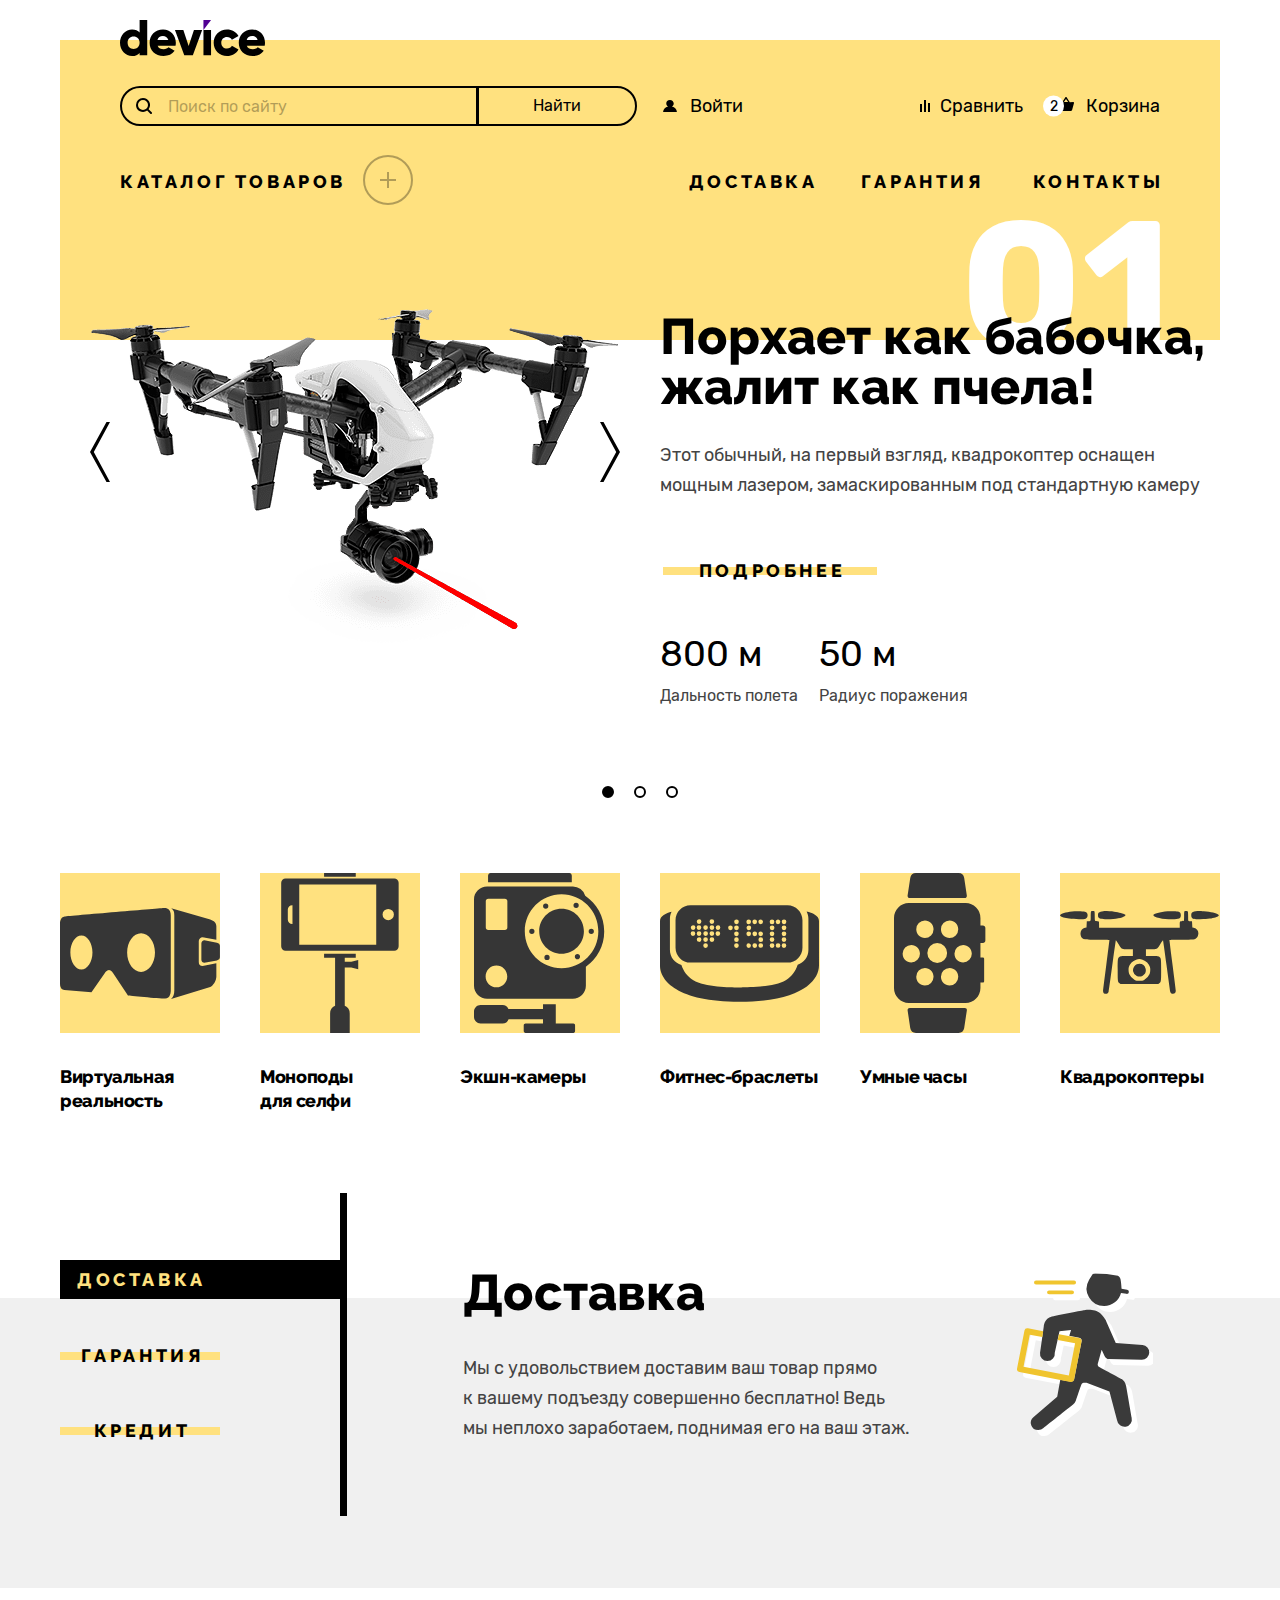
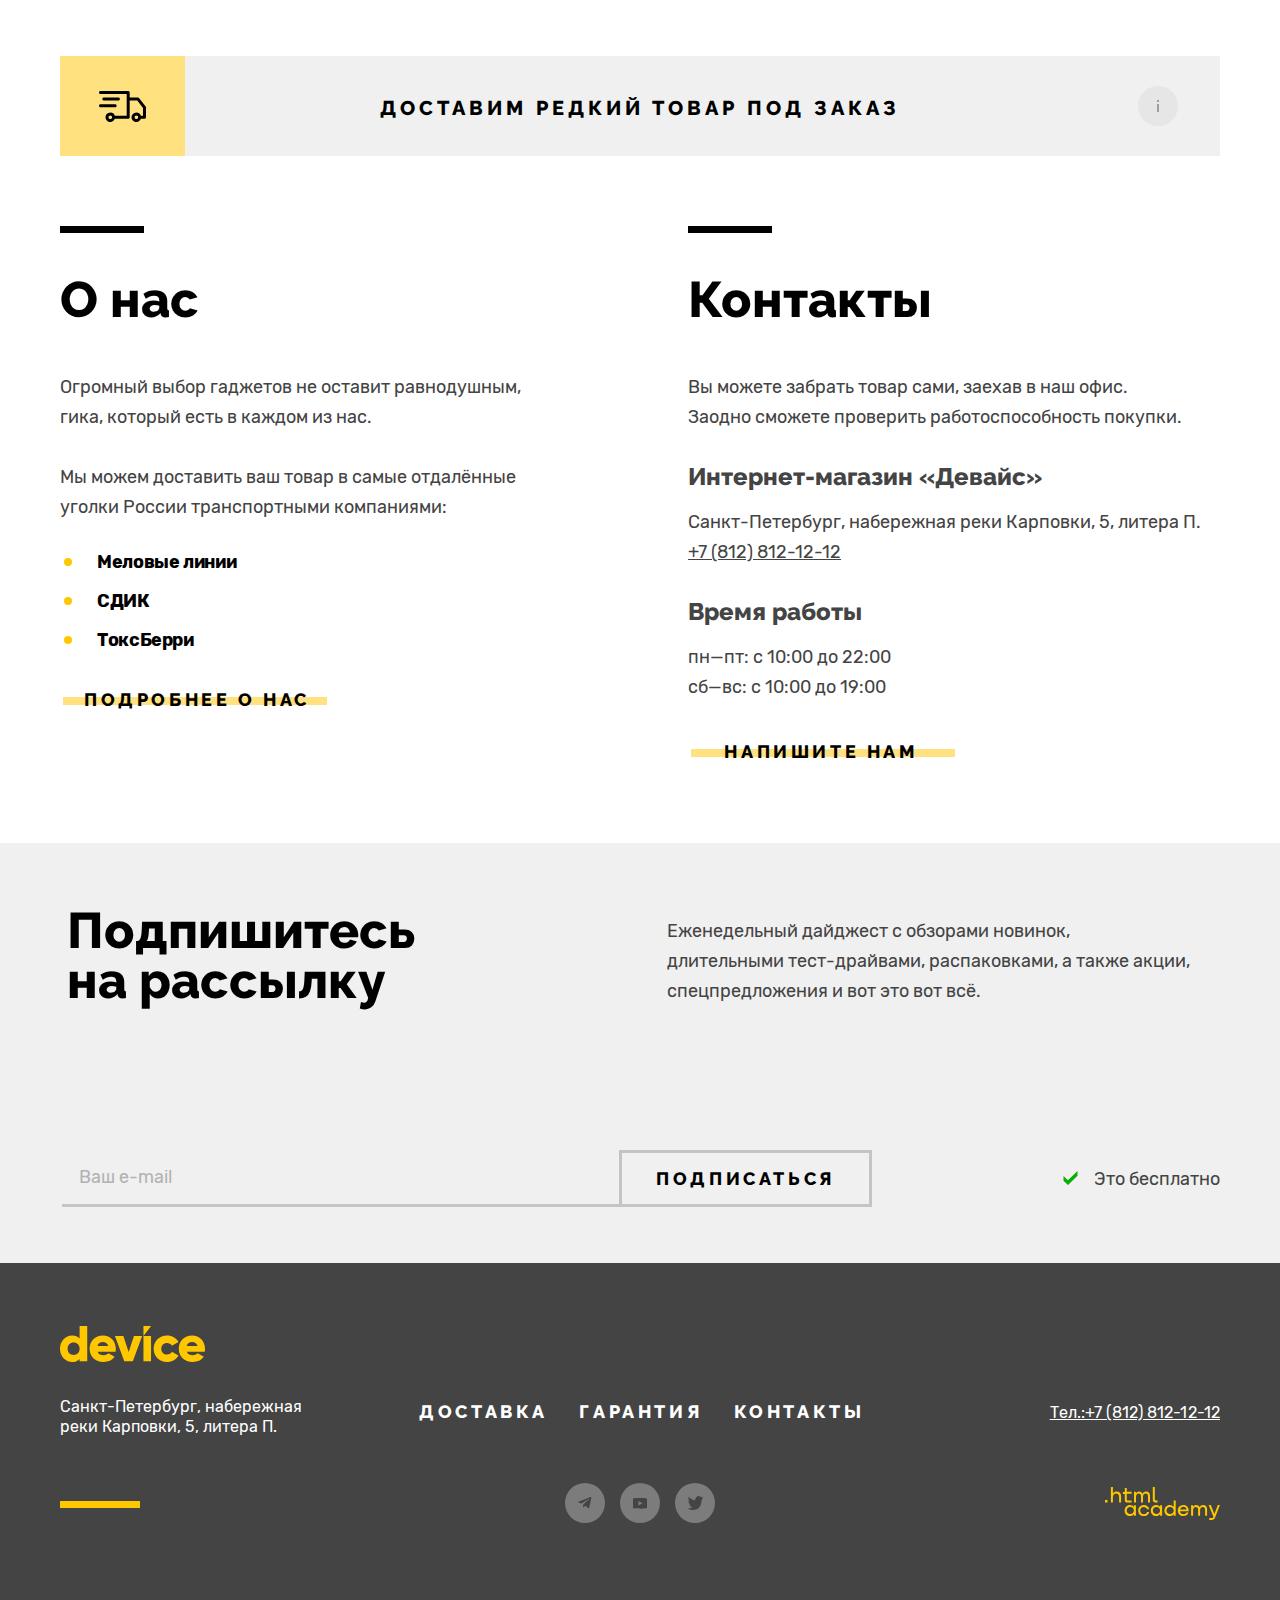
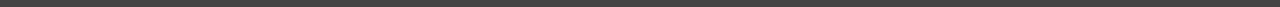
<file: index.html>
<!DOCTYPE html>
<html lang="ru">

  <head>
    <meta charset="utf-8">
    <title>device Главная</title>
    <link rel="stylesheet" href="styles/styles.css">

    <link rel="icon" href="favicon.ico">
    <link rel="icon" type="image/png" href="images/favicon/favicon.png">
  </head>

  <body>

    <!--ШАПКА-->
    <header class="header">
      <div class="header-container container">

        <!--НАВИГАЦИЯ-->
        <nav class="navigation">

          <a class="navigation-logo navigation-logo-inactive" href="index.html" aria-current="page" tabindex="-1">
            <img class="navigation-img" src="images/logo/logo.svg" width="145" height="36" alt="Логотип.">
          </a>

          <div class="navigation-container">
            <form class="navigation-form" action="https://echo.htmlacademy.ru" method="get">
              <label class="navigation-form-label">
                <input class="navigation-form-input" type="text" name="text" placeholder="Поиск по сайту">
                <span class="visually-hidden">Введите название товара</span>
              </label>
              <button class="navigation-form-button button-dark button" type="submit">Найти</button>
            </form>

            <ul class="navigation-user list-reset">
              <li class="navigation-user-item user-login-item">
                <a class="navigation-user-link user-link-login link" href="#">Войти</a>
              </li>
              <li class="navigation-user-item">
                <a class="navigation-user-link user-link-compare link" href="#">Сравнить</a>
              </li>
              <li class="navigation-user-item user-item-basket">
                <a class="navigation-user-link user-link-basket link" href="#">Корзина
                  <span class="visually-hidden">Товаров в корзине</span>
                  <span class="navigation-user-basket">2</span>
                </a>

                <!--КОРЗИНА-->
                <div class="basket-container">
                  <ul class="basket-list list-reset">
                    <li class="basket-list-item">
                      <a class="basket-list-link" href="#">
                        <img class="basket-list-img" src="images/basket/product-1-small.png" width="39" height="43"
                          alt="Любительская селфи-палка.">
                        <h4 class="basket-title-link">Любительская<br> селфи-палка</h4>
                      </a>
                      <button class="basket-button-delete" type="button">
                        <span class="visually-hidden">Удалить из корзины</span>
                      </button>
                    </li>

                    <li class="basket-list-item">
                      <a class="basket-list-link" href="#">
                        <img class="basket-list-img" src="images/basket/product-2-small.png" width="39" height="43"
                          alt="Профессиональная селфи-палка">
                        <h4 class="basket-title-link">Профессиональная<br> селфи-палка</h4>
                      </a>
                      <button class="basket-button-delete" type="button">
                        <span class="visually-hidden">Удалить из корзины</span>
                      </button>
                    </li>
                  </ul>

                  <div class="basket-check">
                    <p class="basket-product">Товаров: 2</p>
                    <p class="basket-price">Сумма: 2000&nbsp;₽</p>
                  </div>

                  <div class="basket-open">
                    <a class="basket-button-open button" href="#">Открыть корзину</a>
                  </div>

                </div>
              </li>
            </ul>
          </div>

          <div class="navigation">
            <ul class="navigation-list list-reset">
              <li class="navigation-item navigation-item-catalog-open">
                <a class="navigation-link link navigation-link-catalog" href="catalog.html">Каталог товаров
                  <span></span>
                </a>

                <div class="navigation-catalog-container">
                  <ul class="navigation-catalog list-reset">
                    <li class="navigation-item-catalog catalog-item-virtual-reality">
                      <a class="navigation-catalog-link link" href="#">Виртуальная реальность</a>
                    </li>
                    <li class="navigation-item-catalog catalog-item-monopods">
                      <a class="navigation-catalog-link link" href="catalog.html">Моноподы для cелфи</a>
                    </li>
                    <li class="navigation-item-catalog catalog-item-action-cameras">
                      <a class="navigation-catalog-link link" href="#">Экшн-камеры</a>
                    </li>
                    <li class="navigation-item-catalog catalog-item-fitness-bracelets">
                      <a class="navigation-catalog-link link" href="#">Фитнес-браслеты</a>
                    </li>
                    <li class="navigation-item-catalog catalog-item-smart-watches">
                      <a class="navigation-catalog-link link" href="#">Умные часы</a>
                    </li>
                    <li class="navigation-item-catalog catalog-item-quadrocopters">
                      <a class="navigation-catalog-link link" href="#">Квадрокоптеры</a>
                    </li>
                  </ul>
                </div>
              </li>

              <li class="navigation-item">
                <a class="navigation-link link" href="#">Доставка</a>
              </li>
              <li class="navigation-item">
                <a class="navigation-link link" href="#">Гарантия</a>
              </li>
              <li class="navigation-item">
                <a class="navigation-link link" href="#">Контакты</a>
              </li>
            </ul>
          </div>

        </nav>
      </div>
    </header>

    <!--MAIN-->
    <main class="main-page">

      <h1 class="visually-hidden">Интернет-магазин гаджетов "Девайс"</h1>

      <!--СЛАЙДЕР-->
      <section class="slider">
        <div class="slider-container container">
          <h2 class="visually-hidden">Популярные товары</h2>

          <ul class="slider-list list-reset">
            <li class="slider-item slider-item-active">
              <div class="slider-image">
                <img src="images/slider/slider-1.png" width="560" height="560" alt="Квадрокоптер.">
              </div>

              <div class="slider-content">

                <p class="slider-title title">Порхает как бабочка, жалит как пчела!</p>
                <p class="slider-description">Этот обычный, на первый взгляд, квадрокоптер оснащен мощным лазером,
                  замаскированным под стандартную камеру</p>

                <a class="slider-button button button-light" href="#">Подробнее</a>

                <dl class="slider-specifications-list">
                  <div class="slider-specifications-item">
                    <dt class="slider-specifications-list-term">800 м</dt>
                    <dd class="slider-specifications-list-definition">Дальность полета</dd>
                  </div>
                  <div class="slider-specifications-item">
                    <dt class="slider-specifications-list-term">50 м</dt>
                    <dd class="slider-specifications-list-definition">Радиус поражения</dd>
                  </div>
                </dl>
              </div>
            </li>

            <li class="slider-item">
              <div class="slider-image">
                <img src="images/slider/slider-2.png" width="560" height="560" alt="Мотивирующий фитнес браслет.">
              </div>

              <div class="slider-content">

                <p class="slider-title title">Худеем<br> правильно!</p>
                <p class="slider-description">Мотивирующие фитнес-браслеты помогут найти в себе силы не пропускать
                  занятия и соблюдать диету.</p>

                <a class="slider-button button button-light" href="#">Подробнее</a>

                <dl class="slider-specifications-list">
                  <dt class="slider-specifications-list-term">48 часов</dt>
                  <dd class="slider-specifications-list-definition">Без подзарядки</dd>
                </dl>
              </div>
            </li>

            <li class="slider-item">
              <div class="slider-image">
                <img src="images/slider/slider-3.png" width="560" height="560" alt="Палка для селфи.">
              </div>

              <div class="slider-content">

                <p class="slider-title title">Делай селфи,<br> как Бен Стиллер! </p>
                <p class="slider-description">Самая длинная палка для селфи доступна в нашем магазине. Восемь
                  (Восемь, Карл!) метров длиной и весом всего 5 кг.</p>

                <a class="slider-button button button-light" href="#">Подробнее</a>

                <dl class="slider-specifications-list">
                  <div class="slider-specifications-item">
                    <dt class="slider-specifications-list-term">8,5 м</dt>
                    <dd class="slider-specifications-list-definition">Длина палки</dd>
                  </div>
                  <div class="slider-specifications-item">
                    <dt class="slider-specifications-list-term">5 кг</dt>
                    <dd class="slider-specifications-list-definition">Вес палки</dd>
                  </div>
                  <div class="slider-specifications-item">
                    <dt class="slider-specifications-list-term">Карбон</dt>
                    <dd class="slider-specifications-list-definition">Материал</dd>
                  </div>
                </dl>
              </div>
            </li>
          </ul>

          <div class="slider-arrow-controls">
            <button class="slider-arrow button-slider-prev" type="button">
              <span class="visually-hidden">Вернуться к предыдущему товару</span>
            </button>

            <button class="slider-arrow button-slider-next" type="button">
              <span class="visually-hidden">Перейти к следующему товару</span>
            </button>
          </div>

          <div class="slider-bullets bullets">
            <ul class="bullets-list list-reset" aria-label="Страницы каталога популярных товаров">
              <li class="bullets-item">
                <button class="bullets-link bullets-link-active" type="button">
                  <span class="visually-hidden">Товар 1.</span>
                </button>
              </li>
              <li class="bullets-item">
                <button class="bullets-link" type="button">
                  <span class="visually-hidden">Товар 2.</span>
                </button>
              </li>
              <li class="bullets-item">
                <button class="bullets-link" type="button">
                  <span class="visually-hidden">Товар 3.</span>
                </button>
              </li>
            </ul>
          </div>
        </div>
      </section>

      <!--ПОПУЛЯРНЫЕ КАТЕГОРИИ ТОВАРОВ-->
      <section class="categories">
        <div class="categories-container container">
          <h2 class="visually-hidden">Популярные категории товаров</h2>

          <ul class="categories-list list-reset">
            <li class="categories-item">
              <a class="categories-link categories-link-virtual-reality" href="#">Виртуальная реальность</a>
            </li>
            <li class="categories-item">
              <a class="categories-link categories-link-monopod" href="#">Моноподы<br> для селфи</a>
            </li>
            <li class="categories-item">
              <a class="categories-link categories-link-action-cameras" href="#">Экшн-камеры</a>
            </li>
            <li class="categories-item">
              <a class="categories-link categories-link-fitness-bracelets" href="#">Фитнес-браслеты</a>
            </li>
            <li class="categories-item">
              <a class="categories-link categories-link-smart-watches" href="#">Умные часы</a>
            </li>
            <li class="categories-item">
              <a class="categories-link categories-link-quadrocopters" href="#">Квадрокоптеры</a>
            </li>
          </ul>
        </div>
      </section>

      <!--СЕРВИС-->
      <section class="services">
        <div class="services-wrapper">
          <div class="services-container container">
            <h2 class="visually-hidden">Сервис</h2>

            <ul class="services-menu-list list-reset">
              <li class="services-menu-item services-menu-item-active">
                <button class="services-menu-button button button-current" type="button">Доставка</button>
              </li>
              <li class="services-menu-item">
                <button class="services-menu-button button button-light" type="button">Гарантия</button>
              </li>
              <li class="services-menu-item">
                <button class="services-menu-button button button-light" type="button">Кредит</button>
              </li>
            </ul>

            <ul class="services-list list-reset">
              <li class="services-item services-item-delivery services-item-active">
                <h3 class="services-title title">Доставка</h3>
                <p class="services-description">Мы с удовольствием доставим ваш товар прямо<br> к вашему подъезду
                  совершенно бесплатно! Ведь<br> мы неплохо заработаем, поднимая его на ваш этаж.</p>
              </li>
              <li class="services-item services-item-guarantee">
                <h3 class="services-title title">Гарантия</h3>
                <p class="services-description">Если из-за возгорания купленного у нас товара у вас сгорит дом — не
                  переживайте, мы выдадим вам новый. Товар, не дом, конечно же.</p>
              </li>
              <li class="services-item services-item-credit">
                <h3 class="services-title title">Кредит</h3>
                <p class="services-description">Залезть в долговую яму стало проще! Кредитные консультанты подберут для
                  вас наиболее выгодные условия кредита. Выгодные для банка, разумеется.</p>
              </li>
            </ul>
          </div>
        </div>

        <div class="delivery-container container">
          <button class="services-button" id="show-dialog-btn" type="button">Доставим редкий товар под заказ
            <span class="services-button-info"></span>
          </button>
        </div>
      </section>

      <!--КОНТАКТЫ-->
      <div class="contacts-container container">

        <section class="about">
          <h2 class="about-title title contacts-title">О нас</h2>

          <div class="contacts-wrapper">
            <p class="about-description">Огромный выбор гаджетов не оставит равнодушным,<br> гика,
              который есть в каждом из
              нас.</p>
            <p class="about-description">Мы можем доставить ваш товар в самые отдалённые<br> уголки
              России транспортными
              компаниями:</p>

            <ul class="about-list list-reset">
              <li class="about-item">Меловые линии</li>
              <li class="about-item">СДИК</li>
              <li class="about-item">ТоксБерри</li>
            </ul>

            <a class="contacts-button button button-light button-more" href="#">Подробнее о нас</a>
          </div>
        </section>

        <section class="contacts">
          <h2 class="contacts-title title">Контакты</h2>

          <div class="contacts-wrapper">
            <p class="contacts-description">Вы можете забрать товар сами, заехав в наш офис.<br> Заодно сможете
              проверить
              работоспособность покупки. </p>

            <div class="address--wrapper">
              <h3 class="contacts-subtitle">Интернет-магазин «Девайс»</h3>
              <address class="contacts-address">
                <p class="contacts-description">Санкт-Петербург, набережная реки Карповки, 5, литера П.</p>
                <a class="contacts-phone" href="tel:+78128121212">+7 (812) 812-12-12</a>
              </address>
            </div>

            <div class="contacts-chedule">
              <h3 class="contacts-subtitle">Время работы</h3>

              <ul class="contacts-chedule-list list-reset">
                <li class="contacts-chedule-item">пн—пт: с 10:00 до 22:00</li>
                <li class="contacts-chedule-item">сб—вс: с 10:00 до 19:00</li>
              </ul>
            </div>

            <a class="contacts-button button button-light button-write" href="#">Напишите нам</a>
          </div>
        </section>
      </div>

      <!--ПОДПИШИТЕСЬ НА РАССЫЛКУ-->
      <section class="mailing">

        <div class="mailing-container container">
          <h2 class="mailing-title title">Подпишитесь<br> на рассылку</h2>
          <p class="mailing-description">Еженедельный дайджест с обзорами новинок,<br> длительными тест-драйвами,
            распаковками, а также акции, спецпредложения и вот это вот всё.</p>

          <form class="mailing-form" action="https://echo.htmlacademy.ru" method="post">
            <label class="mailing-form-label">
              <input class="mailing-form-input" type="email" name="email" placeholder="Ваш e-mail" required>
            </label>
            <button class="mailing-form-button button button-dark" type="submit">Подписаться</button>
          </form>

          <span class="mailing-info">Это бесплатно</span>
        </div>
      </section>
    </main>

    <!--ПОДВАЛ-->
    <footer class="footer-page">

      <div class="footer-container container">
        <a class="footer-link" href="index.html" aria-current="page" tabindex="-1">
          <img class="footer-logo" src="images/logo/logo-yellow.svg" width="145" height="36"
            alt="Логотип компании Device.">
        </a>

        <div class="footer-content">
          <section class="footer-address">
            <h2 class="visually-hidden">Адрес компании</h2>
            <p class="footer-address-text">Санкт-Петербург, набережная реки Карповки, 5, литера П.</p>
          </section>

          <section class="footer-menu">
            <h2 class="visually-hidden">Меню</h2>
            <ul class="footer-menu-list navigation-list list-reset">
              <li class="footer-menu-item">
                <a href="#" class="navigation-link link footer-menu-link">Доставка</a>
              </li>
              <li class="footer-menu-item">
                <a href="#" class="navigation-link link footer-menu-link">Гарантия</a>
              </li>
              <li class="footer-menu-item">
                <a href="#" class="navigation-link link footer-menu-link">Контакты</a>
              </li>
            </ul>
          </section>

          <section class="footer-contacts">
            <h2 class="visually-hidden">Свяжитесь с нами по телефону</h2>
            <a class="phone-link" href="tel:+78128121212">Тел.:+7&nbsp;(812)&nbsp;812-12-12</a>
          </section>

          <section class="footer-social">
            <h2 class="visually-hidden">Найдите нас в социальных сетях</h2>
            <ul class="social-list list-reset">
              <li class="social-item">
                <a class="social-link social-link-telegram" href="https://vk.com/htmlacademy">
                  <svg class="social-ico" aria-hidden="true" focusable="false" xmlns="http://www.w3.org/2000/svg"
                    width="40" height="40" fill="none">
                    <circle cx="20" cy="20" r="20" fill="#fff" fill-opacity=".3" />
                    <g clip-path="url(#a)">
                      <path fill="#444"
                        d="m25.44 14.07-11.82 4.56c-.8.33-.8.78-.14.98l3.03.94 7.02-4.43c.33-.2.64-.09.39.13l-5.7 5.13-.2 3.13c.3 0 .44-.14.61-.3l1.48-1.44 3.06 2.27c.57.31.97.15 1.12-.53l2-9.48c.21-.83-.3-1.2-.85-.96Z" />
                    </g>
                    <defs>
                      <clipPath id="a">
                        <path fill="currentColor" d="M13 14h14v12H13z" />
                      </clipPath>
                    </defs>
                  </svg>
                  <span class="visually-hidden">Telegram</span>
                </a>
              </li>
              <li class="social-item">
                <a class="social-link social-link-youtube" href="https://t.me/htmlacademy">
                  <svg class="social-ico" aria-hidden="true" focusable="false" xmlns="http://www.w3.org/2000/svg"
                    width="40" height="40" fill="none">
                    <circle cx="20" cy="20" r="20" fill="#fff" fill-opacity=".3" />
                    <g clip-path="url(#a)">
                      <path fill="#444"
                        d="M27.67 16.67c-.1-.32-.27-.61-.51-.84-.25-.24-.56-.41-.9-.5C25.01 15 20 15 20 15a51.1 51.1 0 0 0-6.26.32c-.34.09-.64.26-.9.5-.24.24-.42.53-.51.85a19.4 19.4 0 0 0-.33 3.67c0 1.22.1 2.45.33 3.66.09.32.27.61.51.85.25.23.56.4.9.5 1.27.32 6.26.32 6.26.32 2.09.02 4.18-.08 6.26-.31.34-.09.65-.26.9-.5.24-.23.42-.52.5-.84.24-1.21.35-2.44.34-3.67.02-1.23-.1-2.46-.33-3.68Zm-9.27 5.95v-4.57l4.18 2.29-4.18 2.28Z" />
                    </g>
                    <defs>
                      <clipPath id="b">
                        <path fill="#444" d="M12 15h16v11H12z" />
                      </clipPath>
                    </defs>
                  </svg>
                  <span class="visually-hidden">Youtube</span>
                </a>
              </li>
              <li class="social-item">
                <a class="social-link social-link-tvitter" href="https://www.youtube.com/user/htmlacademyru">
                  <svg class="social-ico" aria-hidden="true" focusable="false" xmlns="http://www.w3.org/2000/svg"
                    width="40" height="40" fill="none">
                    <circle cx="20" cy="20" r="20" fill="#fff" fill-opacity=".3" />
                    <path fill="#444"
                      d="M22.7 13.16c1.5-.5 2.6.3 3.2 1.1.5-.2 1.1-.4 1.7-.6 0 .8-.5 1.4-.8 1.6.7.2 1.2-.4 1.2-.4-.1.9-.9 1.7-1.4 1.9-.2 6.3-2.8 10.4-8.9 10.3h-.4c-.3 0-3.7-.4-4.3-1.8 2 .2 3.4-.4 4.1-1.1-.8-.3-2.4-.4-2.6-2.8.3.2.5.3 1.1.2-1.1-.8-2.3-1.5-2.2-3.5.3.3.9.5 1.2.4-.6-.2-1.8-3.1-.8-4.6 1.6 1.7 3.3 3.4 6.3 3.5.2-2.1 1-3.5 2.6-4.2Z" />
                  </svg>
                  <span class="visually-hidden">Twitter</span>
                </a>
              </li>
            </ul>
          </section>

          <section class="footer-htmlacademy">
            <h2 class="visually-hidden">Зайдите к нам на сайт</h2>
            <a class="htmlacademy-link" href="https://htmlacademy.ru/">
              <svg class="htmlacademy-ico" aria-hidden="true" focusable="false" xmlns="http://www.w3.org/2000/svg"
                width="115" height="33" fill="none">
                <path fill="currentColor"
                  d="M0 12.9v2.6h2.5v-2.6H0ZM11.6 4.5c-1.6 0-2.8.7-3.6 1.7h-.1V0h-2v15.5h2v-5.3c0-2.1 1.3-3.6 3.3-3.6 1.8 0 2.9 1.4 2.9 3.2v5.7h2V9.4c.1-3-1.8-4.9-4.5-4.9ZM26.6 4.8h-4.8V1.1h-2v3.8h-1.9v2h1.9v6c0 1.7 1 2.7 2.7 2.7h4.1v-2h-3.7c-.7 0-1.1-.4-1.1-1.1V6.8h4.8v-2ZM41.1 4.6c-1.6 0-2.9.8-3.5 2.1h-.1a3.7 3.7 0 0 0-3.4-2.1c-1.4 0-2.5.8-3.1 1.8h-.1V4.8H29v10.6h2V10c0-2 1-3.5 2.6-3.5 1.5 0 2.4 1 2.4 2.6v6.3h2V9.8c0-2.4 1.4-3.3 2.6-3.3 1.5 0 2.4 1 2.4 2.6v6.3h2V8.9c.1-2.5-1.4-4.3-3.9-4.3ZM47.8 12.7c0 1.7 1 2.7 2.8 2.7h2v-2h-1.7c-.7 0-1.1-.4-1.1-1.1V0h-2v12.7ZM28.9 19.7a4.9 4.9 0 0 0-3.9-1.8c-3.1 0-5.4 2.3-5.4 5.6s2.3 5.6 5.4 5.6c1.8 0 3-.8 3.8-1.9h.1v1.6h2V18.2h-2v1.5Zm-3.6 7.4a3.5 3.5 0 0 1-3.6-3.6c0-2 1.4-3.6 3.6-3.6s3.6 1.6 3.6 3.6c0 1.9-1.4 3.6-3.6 3.6ZM44.2 22c-.5-2.4-2.6-4.1-5.4-4.1a5.4 5.4 0 0 0-5.6 5.6c0 3.1 2.2 5.6 5.6 5.6 2.8 0 4.9-1.8 5.4-4.2h-2.1a3.4 3.4 0 0 1-3.3 2.3 3.5 3.5 0 0 1-3.6-3.6c0-2 1.4-3.6 3.6-3.6 1.6 0 2.8 1 3.3 2.2h2.1V22ZM55.1 19.7a4.9 4.9 0 0 0-3.9-1.8c-3.1 0-5.4 2.3-5.4 5.6s2.3 5.6 5.4 5.6c1.8 0 3-.8 3.8-1.9h.1v1.6h2V18.2h-2v1.5Zm-3.6 7.4a3.5 3.5 0 0 1-3.6-3.6c0-2 1.4-3.6 3.6-3.6s3.6 1.6 3.6 3.6c0 1.9-1.5 3.6-3.6 3.6ZM68.7 19.8a5 5 0 0 0-3.9-1.9c-3.1 0-5.4 2.3-5.4 5.6s2.2 5.6 5.4 5.6c1.7 0 3-.8 3.8-1.8h.1v1.5h2V13.4h-2v6.4Zm-3.6 7.3a3.5 3.5 0 0 1-3.6-3.6c0-2 1.4-3.6 3.6-3.6s3.6 1.6 3.6 3.6c-.1 2-1.5 3.6-3.6 3.6ZM78.3 17.9a5.4 5.4 0 0 0-5.5 5.6c0 3 2.1 5.6 5.5 5.6 2.5 0 4.5-1.3 5.2-3.6h-2.1c-.5 1-1.6 1.6-3 1.6-1.9 0-3.3-1.3-3.4-2.9h8.8c.2-3.6-2-6.3-5.5-6.3Zm0 1.9c1.7 0 3 1 3.3 2.6h-6.5a3.2 3.2 0 0 1 3.2-2.6ZM98.2 17.9a4 4 0 0 0-3.6 2h-.1c-.6-1.2-1.8-2-3.4-2-1.4 0-2.5.7-3.1 1.8v-1.5h-1.9v10.6h2v-5.4c0-2 1-3.4 2.6-3.5 1.5 0 2.4 1 2.4 2.6v6.3h2v-5.6c0-2.4 1.4-3.3 2.6-3.3 1.5 0 2.4 1 2.4 2.6v6.3h2v-6.5c.1-2.6-1.4-4.4-3.9-4.4ZM109.4 27l-3.6-8.9h-2.2l4.8 11.6c-.3.9-.7 1.2-1.7 1.2h-2.5v2h2.5c1.8 0 2.8-.8 3.5-2.6l4.7-12.2h-2.1l-3.4 8.9Z" />
              </svg>
              <span class="visually-hidden">Сайт HTML Academy</span>
            </a>
          </section>
        </div>
      </div>
    </footer>

    <!--МОДАЛЬНОЕ ОКНО-->

    <dialog id="my-dialog">
      <div class="modal-container modal-container-close">
        <div class="modal modal-auth">
          <h2 class="modal-title title">Доставка под заказ</h2>

          <form class="modal-delivery-form" action="https://echo.htmlacademy.ru" method="post">

            <fieldset class="modal-fieldset-group modal-fieldset-name">
              <label class="modal-form-label" for="modal-name">Ваше имя</label>
              <input class="modal-form-input modal-form-input-name" type="text" id="modal-name" name="modal-name"
                placeholder="Введите имя" required>
            </fieldset>

            <fieldset class="modal-fieldset-group modal-fieldset-email modal-fieldset-group-error">
              <label class="modal-form-label" for="modal-email">Ваш e-mail</label>
              <input class="modal-form-input modal-form-input-email" type="email" id="modal-email" name="modal-email"
                value="почта" placeholder="Введите адрес электронной почты" required>
              <p class="modal-form-notice">Забавный у вас адрес</p>
            </fieldset>

            <fieldset class="modal-fieldset-group modal-fieldset-products">
              <label class="modal-form-label" for="modal-products">Что нужно привезти:</label>
              <textarea class="modal-form-input modal-text-products" id="modal-products" name="modal-products"
                placeholder="В свободной форме"></textarea>
            </fieldset>

            <fieldset class="modal-fieldset-group modal-fieldset-quantity">

              <div class="modal-quantity">
                <label class="modal-form-label modal-form-label-with-tooltip" for="input-quantity">Количество:</label>

                <div class="modal-tooltip" tabindex="0">
                  <span class="modal-tooltip-toggle"></span>
                  <span class="visually-hidden">Подсказка</span>
                  <span class="modal-tooltip-text" role="tooltip" id="tooltip-quantity">Постараемся найти,
                    сколько нужно. Привезём сколько получится по требованиям
                    к провозу багажа.</span>
                </div>
              </div>

              <div class="modal-button-quantity">

                <input class="modal-form-input modal-form-input-number modal-field-disabled" id="input-quantity"
                  type="number" value="1" min="0" max="999" name="quantity" step="1" required>

                <button class="modal-change-minus modal-change-button" type="button">
                  <span class="visually-hidden">Уменьшить количество товаров на 1</span>
                </button>
                <button class="modal-change-plus modal-change-button" type="button">
                  <span class="visually-hidden">Увеличить количество товаров на 1</span>
                </button>

              </div>
            </fieldset>

            <button class="modal-button button button-light" type="submit">Отправить</button>
          </form>

          <button class="modal-close-button" id="close-dialog-btn" type="button">
            <span class="visually-hidden">Закрыть модальное окно</span>
          </button>

        </div>
      </div>
    </dialog>
    <script>
      const showDialogBtn = document.querySelector('#show-dialog-btn');
      const myDialog = document.querySelector('#my-dialog');
      const closeDialogBtn = document.querySelector('#close-dialog-btn');

      showDialogBtn.addEventListener('click', () => {
        myDialog.showModal();
      });

      closeDialogBtn.addEventListener('click', () => {
        myDialog.close();
      });
    </script>
  </body>

</html>
</file>
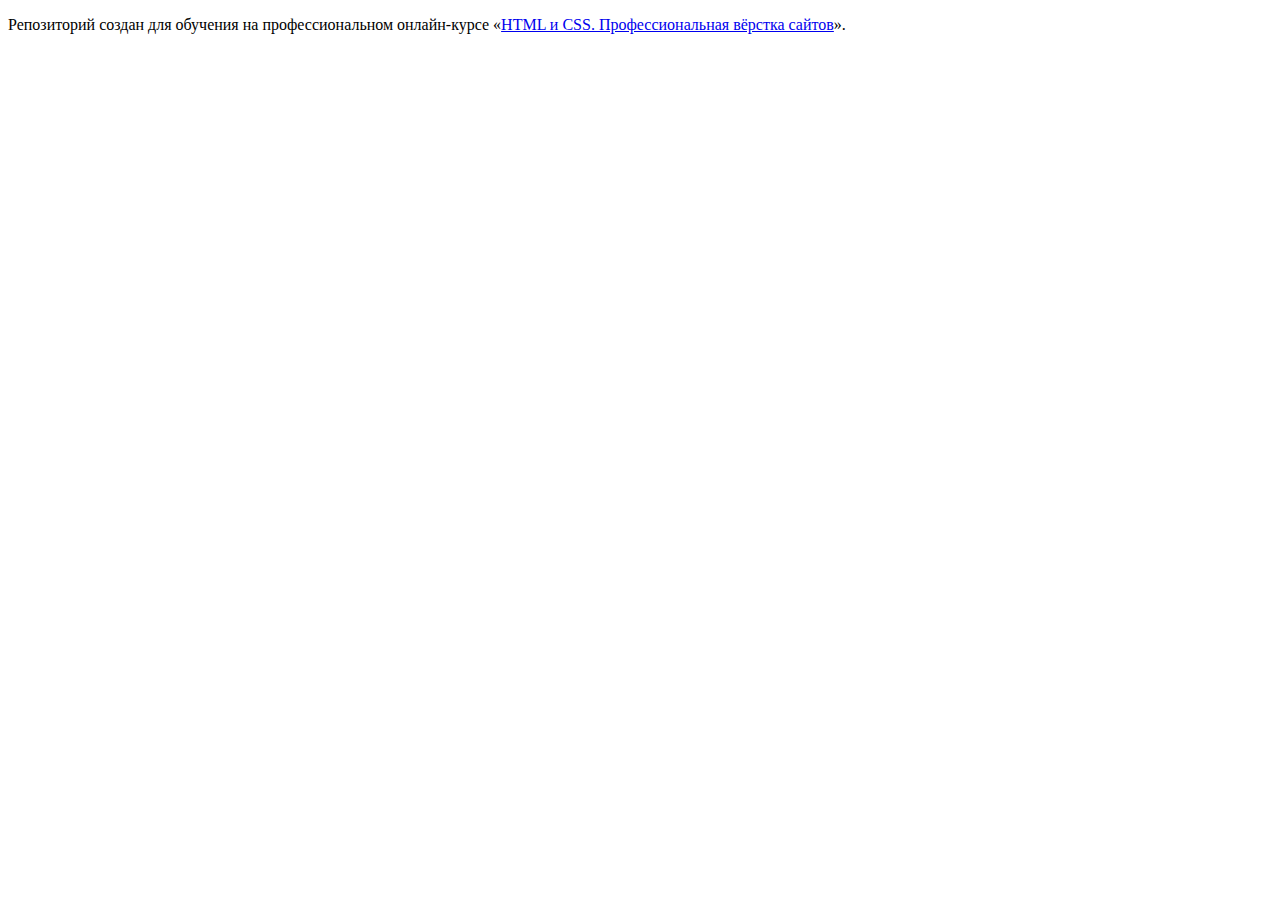
<file: master/index.html>
<!DOCTYPE html>
<html lang="ru">
  <head>
    <meta charset="utf-8">
    <title>HTML Academy: Девайс</title>
    <base href="https://htmlacademy-htmlcss.github.io/2127425-device-37/master/">
</head>
  <body>

    <p>Репозиторий создан для обучения на профессиональном онлайн‑курсе «<a href="https://htmlacademy.ru/intensive/htmlcss">HTML и CSS. Профессиональная вёрстка сайтов</a>».</p>

  </body>
</html>
</file>
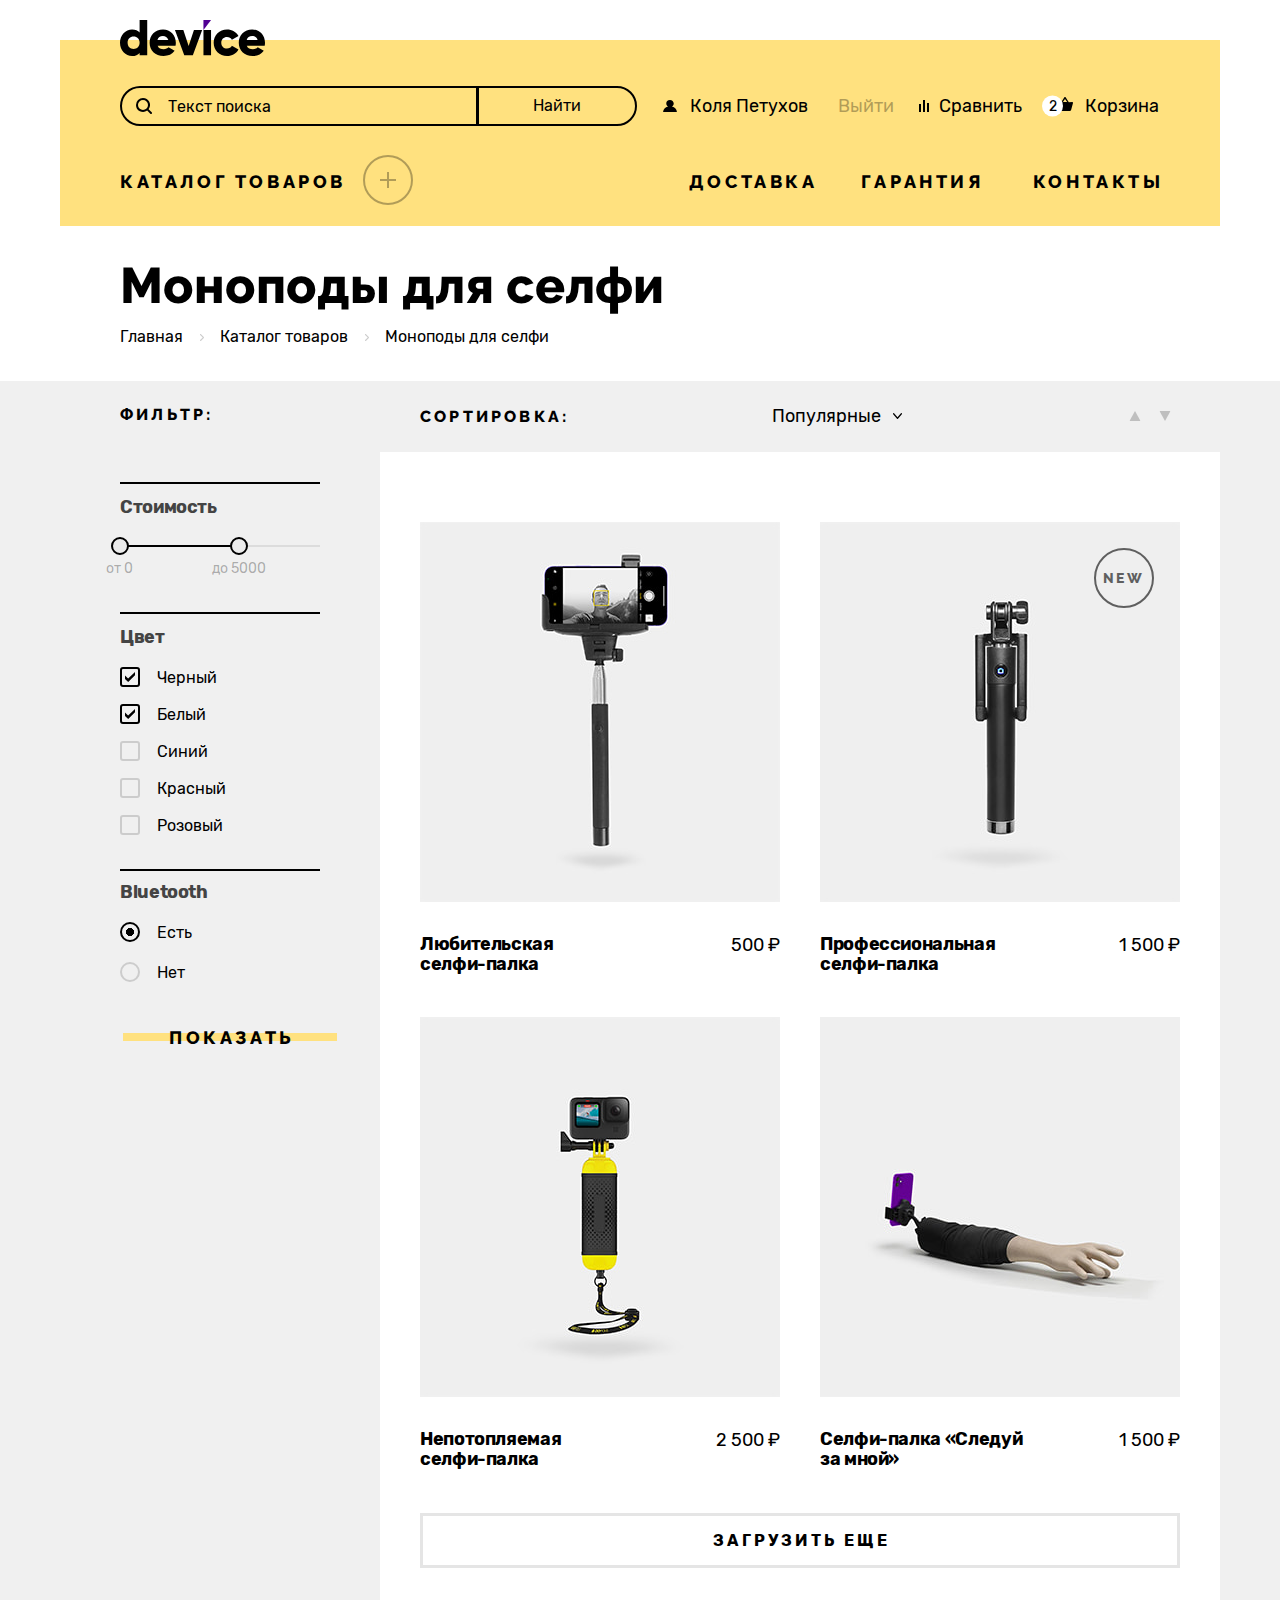
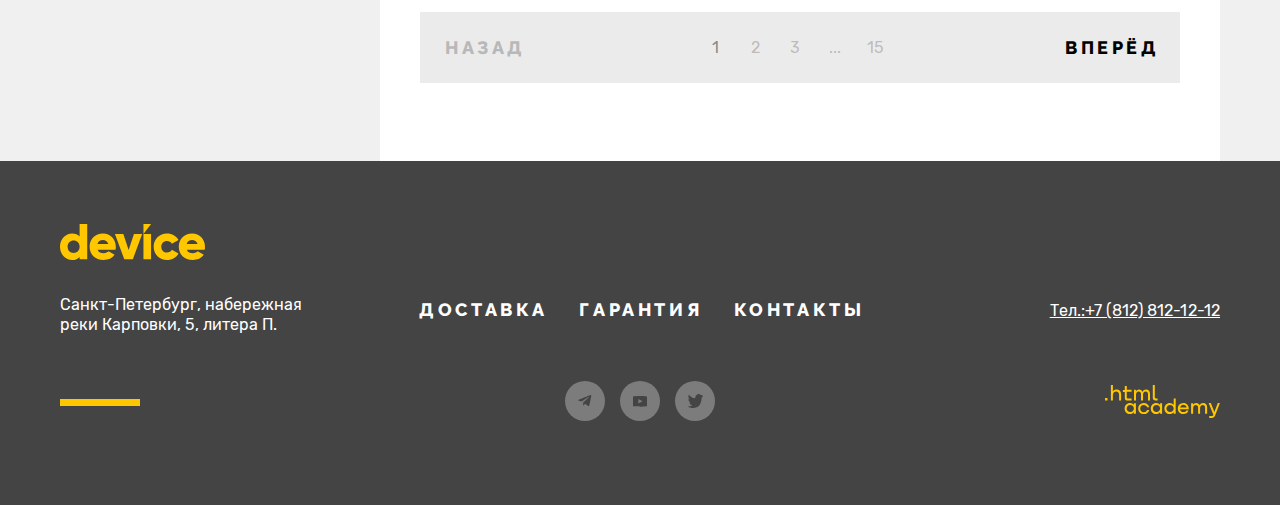
<file: catalog.html>
<!DOCTYPE html>
<html lang="ru">

  <head>
    <meta charset="utf-8">
    <title>device Моноподы для селфи</title>
    <link rel="stylesheet" href="styles/styles.css">

    <link rel="icon" href="favicon.ico">
    <link rel="icon" type="image/png" href="images/favicon/favicon.png">
  </head>

  <body>

    <!--ШАПКА-->
    <header class="header">
      <div class="header-container header-container-catalog container">

        <!--НАВИГАЦИЯ-->
        <nav class="navigation">

          <a class="navigation-logo" href="index.html" aria-current="page">
            <img class="navigation-img" src="images/logo/logo.svg" width="145" height="36" alt="Логотип.">
          </a>

          <div class="navigation-container">
            <form class="navigation-form" action="https://echo.htmlacademy.ru" method="get">
              <h2 class="visually-hidden">Форма поиска по сайту</h2>
              <label class="navigation-form-label">
                <input class="navigation-form-input" type="text" name="text" value="Текст поиска"
                  placeholder="Поиск по сайту">
                <span class="visually-hidden">Введите название товара</span>
              </label>
              <button class="navigation-form-button button-dark button" type="submit">Найти</button>
            </form>

            <ul class="navigation-user-catalog list-reset">
              <li class="navigation-user-item">
                <a class="navigation-user-link user-link-login link" href="#">Коля Петухов</a>
              </li>
              <li class="navigation-user-item">
                <a class="navigation-user-link user-link-logout link" href="#">Выйти</a>
              </li>
              <li class="navigation-user-item">
                <a class="navigation-user-link user-link-compare link" href="#">Сравнить</a>
              </li>
              <li class="navigation-user-item user-item-basket">
                <a class="navigation-user-link user-link-basket link" href="#">Корзина
                  <span class="visually-hidden">Товаров в корзине</span>
                  <span class="navigation-user-basket">2</span>
                </a>

                <!--КОРЗИНА-->
                <div class="basket-container">
                  <ul class="basket-list list-reset">
                    <li class="basket-list-item">
                      <a class="basket-list-link" href="#">
                        <img class="basket-list-img" src="images/catalog/product-1.jpg" width="39" height="43"
                          alt="Любительская селфи-палка.">
                        <h4 class="basket-title-link">Любительская<br> селфи-палка</h4>
                      </a>
                      <button class="basket-button-delete" type="button">
                        <span class="visually-hidden">Удалить из корзины</span>
                      </button>
                    </li>

                    <li class="basket-list-item">
                      <a class="basket-list-link" href="#">
                        <img class="basket-list-img" src="images/catalog/product-2.jpg" width="39" height="43"
                          alt="Профессиональная селфи-палка">
                        <h4 class="basket-title-link">Профессиональная<br> селфи-палка</h4>
                      </a>
                      <button class="basket-button-delete" type="button">
                        <span class="visually-hidden">Удалить из корзины</span>
                      </button>
                    </li>
                  </ul>

                  <div class="basket-check">
                    <p class="basket-product">Товаров: 2</p>
                    <p class="basket-price">Сумма: 2000&nbsp;₽</p>
                  </div>

                  <div class="basket-open">
                    <a class="basket-button-open button" href="#">Открыть корзину</a>
                  </div>

                </div>
              </li>
            </ul>
          </div>

          <ul class="navigation-list list-reset">
            <li class="navigation-item navigation-item-catalog-open">
              <a class="navigation-link link navigation-link-catalog" href="catalog.html"
                aria-current="page">Каталог товаров
                <span></span>
              </a>

              <div class="navigation-catalog-container">
                <ul class="navigation-catalog list-reset">
                  <li class="navigation-item-catalog catalog-item-virtual-reality">
                    <a class="navigation-catalog-link link" href="#">Виртуальная реальность</a>
                  </li>
                  <li class="navigation-item-catalog catalog-item-monopods">
                    <a class="navigation-catalog-link link navigation-link-current" href="catalog.html"
                      aria-current="page">Моноподы для cелфи</a>
                  </li>
                  <li class="navigation-item-catalog catalog-item-action-cameras">
                    <a class="navigation-catalog-link link" href="#">Экшн-камеры</a>
                  </li>
                  <li class="navigation-item-catalog catalog-item-fitness-bracelets">
                    <a class="navigation-catalog-link link" href="#">Фитнес-браслеты</a>
                  </li>
                  <li class="navigation-item-catalog catalog-item-smart-watches">
                    <a class="navigation-catalog-link link" href="#">Умные часы</a>
                  </li>
                  <li class="navigation-item-catalog catalog-item-quadrocopters">
                    <a class="navigation-catalog-link link" href="#">Квадрокоптеры</a>
                  </li>
                </ul>
              </div>
            </li>

            <li class="navigation-item">
              <a class="navigation-link link" href="#">Доставка</a>
            </li>
            <li class="navigation-item">
              <a class="navigation-link link" href="#">Гарантия</a>
            </li>
            <li class="navigation-item">
              <a class="navigation-link link" href="#">Контакты</a>
            </li>
          </ul>
        </nav>
      </div>
    </header>

    <main class="main-page">
      <header class="inner-header">
        <div class="inner-container container">
          <h1 class="inner-header-title title">Моноподы для селфи</h1>

          <!--ХЛЕБНЫЕ КРОШКИ-->
          <ol class="breadcrumbs-list list-reset">
            <li class="breadcrumbs-item">
              <a class="breadcrumbs-link" href="index.html" aria-current="page">Главная</a>
            </li>
            <li class="breadcrumbs-item">
              <a class="breadcrumbs-link" href="catalog.html">Каталог товаров</a>
            </li>
            <li class="breadcrumbs-item">
              <a class="breadcrumbs-link breadcrumbs-link-current">Моноподы для селфи</a>
            </li>
          </ol>
        </div>
      </header>

      <!--ФИЛЬТР ТОВАРОВ-->
      <section class="catalog-products">
        <div class="catalog-container container">

          <div class="filter-container">
            <h2 class="catalog-products-title filter-title">Фильтр:</h2>

            <form class="catalog-filter" action="https://echo.htmlacademy.ru/" method="get">

              <fieldset class="catalog-filter-group filter-group-range">
                <h3 class="catalog-filter-title catalog-range-title">Стоимость</h3>
                <div class="filter-range range">
                  <div class="range-container">
                    <div class="range-base">
                      <div class="range-content range-content-min">
                        <input class="range-input visually-hidden" id="min" type="number" value="0" name="min"
                          aria-label="Минимальное значение" tabindex="-1">
                        <button class="range-button range-button-min" type="button">
                          <span class="visually-hidden">Минимальное значение</span>
                        </button>
                        <label class="range-value" for="min" tabindex="0">от 0</label>
                      </div>

                      <div class="range-content range-content-max">
                        <input class="range-input visually-hidden" id="max" type="number" value="5000" name="max"
                          aria-label="Максимальное значение" tabindex="-1">
                        <button class="range-button range-button-max" type="button">
                          <span class="visually-hidden">Максимальное значение</span>
                        </button>
                        <label class="range-value" for="max" tabindex="0">до 5000</label>
                      </div>
                    </div>
                  </div>
                </div>
              </fieldset>

              <fieldset class="catalog-filter-group">
                <h3 class="catalog-filter-title">Цвет</h3>
                <ul class="catalog-filter-list list-reset">
                  <li class="catalog-filter-item">
                    <label class="control">
                      <input class="control-input" type="checkbox" name="black" checked>
                      <span class="control-label">Черный</span>
                    </label>
                  </li>
                  <li class="catalog-filter-item">
                    <label class="control">
                      <input class="control-input" type="checkbox" name="white" checked>
                      <span class="control-label">Белый</span>
                    </label>
                  </li>
                  <li class="catalog-filter-item">
                    <label class="control">
                      <input class="control-input" type="checkbox" name="blue">
                      <span class="control-label">Синий</span>
                    </label>
                  </li>
                  <li class="catalog-filter-item">
                    <label class="control">
                      <input class="control-input" type="checkbox" name="red">
                      <span class="control-label">Красный</span>
                    </label>
                  </li>
                  <li class="catalog-filter-item">
                    <label class="control">
                      <input class="control-input" type="checkbox" name="pink">
                      <span class="control-label">Розовый</span>
                    </label>
                  </li>
                </ul>
              </fieldset>

              <fieldset class="catalog-filter-group">
                <h3 class="catalog-filter-title catalog-filter-title-bluetooth">Bluetooth</h3>
                <ul class="catalog-filter-list list-reset">
                  <li class="catalog-filter-item catalog-filter-item-bluetooth">
                    <label class="control">
                      <input class="control-input" type="radio" name="have-bluetooth" value="shaving-supplies" checked>
                      <span class="control-label">Есть</span>
                    </label>
                  </li>
                  <li class="catalog-filter-item catalog-filter-item-bluetooth">
                    <label class="control">
                      <input class="control-input" type="radio" name="have-bluetooth" value="care-products">
                      <span class="control-label">Нет</span>
                    </label>
                  </li>
                </ul>
              </fieldset>

              <button class="catalog-filter-button button button-light" type="submit">Показать</button>
            </form>
          </div>

          <!--КАТАЛОГ ТОВАРОВ-->
          <div class="catalog-products-container">
            <div class="sorting-container">
              <h2 class="catalog-products-title">Сортировка:</h2>

              <div class="select-control-products">
                <select class="select-control select-control-disabled" name="select-sort" aria-label="Сортировка">
                  <option class="select-control" value="popular" selected>Популярные</option>
                  <option class="select-control" value="cheap">Дешевые</option>
                  <option class="select-control" value="expensive">Дорогие</option>
                </select>
              </div>

              <div class="button-sort-products">
                <a class="button-sort-products-more button-sort-products-link" href="#">
                  <span class="visually-hidden">Сортировать товары по возрастанию</span>
                </a>
                <a class="button-sort-products-less button-sort-products-link" href="#">
                  <span class="visually-hidden">Сортировать товары по убыванию</span>
                </a>
              </div>
            </div>

            <div class="product-group">
              <ul class="product-list list-reset">

                <li class="product-card-item">
                  <a class="product-card-link" href="#">
                    <div class="product-card-image">
                      <span class="button button-stroke product-card-button">Подробнее</span>
                      <img src="images/catalog/product-1.jpg" width="360" height="380"
                        alt="Черная селфи-палка с держателем для телефона.">
                    </div>
                    <div class="product-card-description">
                      <h3 class="product-card-title">Любительская<br> селфи-палка</h3>
                      <span class="price">500&nbsp;₽</span>
                    </div>
                  </a>
                </li>

                <li class="product-card-item">
                  <a class="product-card-link" href="#">
                    <div class="product-card-image product-card-new">
                      <span class="button button-stroke product-card-button">Подробнее</span>
                      <img src="images/catalog/product-2.jpg" width="360" height="380"
                        alt="Черная селфи-палка со встроенной камерой.">
                    </div>
                    <div class="product-card-description">
                      <h3 class="product-card-title">Профессиональная<br> селфи-палка</h3>
                      <span class="price">1&nbsp;500&nbsp;₽</span>
                    </div>
                  </a>
                </li>

                <li class="product-card-item">
                  <a class="product-card-link" href="#">
                    <div class="product-card-image">
                      <span class="button button-stroke product-card-button">Подробнее</span>
                      <img src="images/catalog/product-3.jpg" width="360" height="380"
                        alt="Селфи-палка состоящая из камеры и непотопляемой ручки черно-желтого цвета.">
                    </div>
                    <div class="product-card-description">
                      <h3 class="product-card-title">Непотопляемая<br> селфи-палка</h3>
                      <span class="price">2&nbsp;500&nbsp;₽</span>
                    </div>
                  </a>
                </li>

                <li class="product-card-item">
                  <a class="product-card-link" href="#">
                    <div class="product-card-image">
                      <span class="button button-stroke product-card-button">Подробнее</span>
                      <img src="images/catalog/product-4.jpg" width="360" height="380"
                        alt="Селфи-палка в виде человеческого предплечья с черным рукавом.">
                    </div>
                    <div class="product-card-description">
                      <h3 class="product-card-title">Селфи-палка «Следуй<br> за мной»</h3>
                      <span class="price">1&nbsp;500&nbsp;₽</span>
                    </div>
                  </a>
                </li>
              </ul>

              <button class="button-product-list button-gray" type="button">Загрузить еще</button>

              <div class="pagination">
                <a class="pagination-button pagination-button-prev pagination-button-disabled link" href="#"
                  tabindex="-1">Назад</a>
                <ol class="pagination-list list-reset" aria-label="Страницы каталога">
                  <li class="pagination-item">
                    <a class="pagination-link pagination-link-current">1</a>
                  </li>
                  <li class="pagination-item">
                    <a class="pagination-link" href="#">2</a>
                  </li>
                  <li class="pagination-item">
                    <a class="pagination-link" href="#">3</a>
                  </li>
                  <li class="pagination-item">
                    <a class="pagination-link" href="#">...</a>
                  </li>
                  <li class="pagination-item">
                    <a class="pagination-link" href="#">15</a>
                  </li>
                </ol>
                <a class="pagination-button pagination-button-next link" href="#">Вперёд</a>
              </div>
            </div>
          </div>
        </div>
      </section>
    </main>

    <!--ПОДВАЛ-->
    <footer class="footer-page">

      <div class="footer-container container">
        <a class="footer-link" href="index.html" aria-current="page">
          <img class="footer-logo" src="images/logo/logo-yellow.svg" width="145" height="36"
            alt="Логотип компании Device.">
        </a>

        <div class="footer-content">
          <section class="footer-address">
            <h2 class="visually-hidden">Адрес компании</h2>
            <p class="footer-address-text">Санкт-Петербург, набережная реки Карповки, 5, литера П.</p>
          </section>

          <section class="footer-menu">
            <h2 class="visually-hidden">Меню</h2>
            <ul class="footer-menu-list navigation-list list-reset">
              <li class="footer-menu-item">
                <a href="#" class="navigation-link link footer-menu-link">Доставка</a>
              </li>
              <li class="footer-menu-item">
                <a href="#" class="navigation-link link footer-menu-link">Гарантия</a>
              </li>
              <li class="footer-menu-item">
                <a href="#" class="navigation-link link footer-menu-link">Контакты</a>
              </li>
            </ul>
          </section>

          <section class="footer-contacts">
            <h2 class="visually-hidden">Свяжитесь с нами по телефону</h2>
            <a class="phone-link" href="tel:+78128121212">Тел.:+7&nbsp;(812)&nbsp;812-12-12</a>
          </section>

          <section class="footer-social">
            <h2 class="visually-hidden">Найдите нас в социальных сетях</h2>
            <ul class="social-list list-reset">
              <li class="social-item">
                <a class="social-link social-link-telegram" href="https://vk.com/htmlacademy">
                  <svg class="social-ico" aria-hidden="true" focusable="false" xmlns="http://www.w3.org/2000/svg"
                    width="40" height="40" fill="none">
                    <circle cx="20" cy="20" r="20" fill="#fff" fill-opacity=".3" />
                    <g clip-path="url(#a)">
                      <path fill="#444"
                        d="m25.44 14.07-11.82 4.56c-.8.33-.8.78-.14.98l3.03.94 7.02-4.43c.33-.2.64-.09.39.13l-5.7 5.13-.2 3.13c.3 0 .44-.14.61-.3l1.48-1.44 3.06 2.27c.57.31.97.15 1.12-.53l2-9.48c.21-.83-.3-1.2-.85-.96Z" />
                    </g>
                    <defs>
                      <clipPath id="a">
                        <path fill="currentColor" d="M13 14h14v12H13z" />
                      </clipPath>
                    </defs>
                  </svg>
                  <span class="visually-hidden">Telegram</span>
                </a>
              </li>
              <li class="social-item">
                <a class="social-link social-link-youtube" href="https://t.me/htmlacademy">
                  <svg class="social-ico" aria-hidden="true" focusable="false" xmlns="http://www.w3.org/2000/svg"
                    width="40" height="40" fill="none">
                    <circle cx="20" cy="20" r="20" fill="#fff" fill-opacity=".3" />
                    <g clip-path="url(#a)">
                      <path fill="#444"
                        d="M27.67 16.67c-.1-.32-.27-.61-.51-.84-.25-.24-.56-.41-.9-.5C25.01 15 20 15 20 15a51.1 51.1 0 0 0-6.26.32c-.34.09-.64.26-.9.5-.24.24-.42.53-.51.85a19.4 19.4 0 0 0-.33 3.67c0 1.22.1 2.45.33 3.66.09.32.27.61.51.85.25.23.56.4.9.5 1.27.32 6.26.32 6.26.32 2.09.02 4.18-.08 6.26-.31.34-.09.65-.26.9-.5.24-.23.42-.52.5-.84.24-1.21.35-2.44.34-3.67.02-1.23-.1-2.46-.33-3.68Zm-9.27 5.95v-4.57l4.18 2.29-4.18 2.28Z" />
                    </g>
                    <defs>
                      <clipPath id="b">
                        <path fill="#444" d="M12 15h16v11H12z" />
                      </clipPath>
                    </defs>
                  </svg>
                  <span class="visually-hidden">Youtube</span>
                </a>
              </li>
              <li class="social-item">
                <a class="social-link social-link-tvitter" href="https://www.youtube.com/user/htmlacademyru">
                  <svg class="social-ico" aria-hidden="true" focusable="false" xmlns="http://www.w3.org/2000/svg"
                    width="40" height="40" fill="none">
                    <circle cx="20" cy="20" r="20" fill="#fff" fill-opacity=".3" />
                    <path fill="#444"
                      d="M22.7 13.16c1.5-.5 2.6.3 3.2 1.1.5-.2 1.1-.4 1.7-.6 0 .8-.5 1.4-.8 1.6.7.2 1.2-.4 1.2-.4-.1.9-.9 1.7-1.4 1.9-.2 6.3-2.8 10.4-8.9 10.3h-.4c-.3 0-3.7-.4-4.3-1.8 2 .2 3.4-.4 4.1-1.1-.8-.3-2.4-.4-2.6-2.8.3.2.5.3 1.1.2-1.1-.8-2.3-1.5-2.2-3.5.3.3.9.5 1.2.4-.6-.2-1.8-3.1-.8-4.6 1.6 1.7 3.3 3.4 6.3 3.5.2-2.1 1-3.5 2.6-4.2Z" />
                  </svg>
                  <span class="visually-hidden">Twitter</span>
                </a>
              </li>
            </ul>
          </section>

          <section class="footer-htmlacademy">
            <h2 class="visually-hidden">Зайдите к нам на сайт</h2>
            <a class="htmlacademy-link" href="https://htmlacademy.ru/">
              <svg class="htmlacademy-ico" aria-hidden="true" focusable="false" xmlns="http://www.w3.org/2000/svg"
                width="115" height="33" fill="none">
                <path fill="currentColor"
                  d="M0 12.9v2.6h2.5v-2.6H0ZM11.6 4.5c-1.6 0-2.8.7-3.6 1.7h-.1V0h-2v15.5h2v-5.3c0-2.1 1.3-3.6 3.3-3.6 1.8 0 2.9 1.4 2.9 3.2v5.7h2V9.4c.1-3-1.8-4.9-4.5-4.9ZM26.6 4.8h-4.8V1.1h-2v3.8h-1.9v2h1.9v6c0 1.7 1 2.7 2.7 2.7h4.1v-2h-3.7c-.7 0-1.1-.4-1.1-1.1V6.8h4.8v-2ZM41.1 4.6c-1.6 0-2.9.8-3.5 2.1h-.1a3.7 3.7 0 0 0-3.4-2.1c-1.4 0-2.5.8-3.1 1.8h-.1V4.8H29v10.6h2V10c0-2 1-3.5 2.6-3.5 1.5 0 2.4 1 2.4 2.6v6.3h2V9.8c0-2.4 1.4-3.3 2.6-3.3 1.5 0 2.4 1 2.4 2.6v6.3h2V8.9c.1-2.5-1.4-4.3-3.9-4.3ZM47.8 12.7c0 1.7 1 2.7 2.8 2.7h2v-2h-1.7c-.7 0-1.1-.4-1.1-1.1V0h-2v12.7ZM28.9 19.7a4.9 4.9 0 0 0-3.9-1.8c-3.1 0-5.4 2.3-5.4 5.6s2.3 5.6 5.4 5.6c1.8 0 3-.8 3.8-1.9h.1v1.6h2V18.2h-2v1.5Zm-3.6 7.4a3.5 3.5 0 0 1-3.6-3.6c0-2 1.4-3.6 3.6-3.6s3.6 1.6 3.6 3.6c0 1.9-1.4 3.6-3.6 3.6ZM44.2 22c-.5-2.4-2.6-4.1-5.4-4.1a5.4 5.4 0 0 0-5.6 5.6c0 3.1 2.2 5.6 5.6 5.6 2.8 0 4.9-1.8 5.4-4.2h-2.1a3.4 3.4 0 0 1-3.3 2.3 3.5 3.5 0 0 1-3.6-3.6c0-2 1.4-3.6 3.6-3.6 1.6 0 2.8 1 3.3 2.2h2.1V22ZM55.1 19.7a4.9 4.9 0 0 0-3.9-1.8c-3.1 0-5.4 2.3-5.4 5.6s2.3 5.6 5.4 5.6c1.8 0 3-.8 3.8-1.9h.1v1.6h2V18.2h-2v1.5Zm-3.6 7.4a3.5 3.5 0 0 1-3.6-3.6c0-2 1.4-3.6 3.6-3.6s3.6 1.6 3.6 3.6c0 1.9-1.5 3.6-3.6 3.6ZM68.7 19.8a5 5 0 0 0-3.9-1.9c-3.1 0-5.4 2.3-5.4 5.6s2.2 5.6 5.4 5.6c1.7 0 3-.8 3.8-1.8h.1v1.5h2V13.4h-2v6.4Zm-3.6 7.3a3.5 3.5 0 0 1-3.6-3.6c0-2 1.4-3.6 3.6-3.6s3.6 1.6 3.6 3.6c-.1 2-1.5 3.6-3.6 3.6ZM78.3 17.9a5.4 5.4 0 0 0-5.5 5.6c0 3 2.1 5.6 5.5 5.6 2.5 0 4.5-1.3 5.2-3.6h-2.1c-.5 1-1.6 1.6-3 1.6-1.9 0-3.3-1.3-3.4-2.9h8.8c.2-3.6-2-6.3-5.5-6.3Zm0 1.9c1.7 0 3 1 3.3 2.6h-6.5a3.2 3.2 0 0 1 3.2-2.6ZM98.2 17.9a4 4 0 0 0-3.6 2h-.1c-.6-1.2-1.8-2-3.4-2-1.4 0-2.5.7-3.1 1.8v-1.5h-1.9v10.6h2v-5.4c0-2 1-3.4 2.6-3.5 1.5 0 2.4 1 2.4 2.6v6.3h2v-5.6c0-2.4 1.4-3.3 2.6-3.3 1.5 0 2.4 1 2.4 2.6v6.3h2v-6.5c.1-2.6-1.4-4.4-3.9-4.4ZM109.4 27l-3.6-8.9h-2.2l4.8 11.6c-.3.9-.7 1.2-1.7 1.2h-2.5v2h2.5c1.8 0 2.8-.8 3.5-2.6l4.7-12.2h-2.1l-3.4 8.9Z" />
              </svg>
              <span class="visually-hidden">Сайт HTML Academy</span>
            </a>
          </section>
        </div>
      </div>
    </footer>

  </body>

</html>
</file>
<file: styles/styles.css>
/*ШРИФТЫ*/

@font-face {
  font-family: "Raleway";
  font-style: normal;
  font-weight: 800;
  src: url("../fonts/raleway/raleway-800.woff2") format("woff2");
  font-display: swap;
}

@font-face {
  font-family: "Rubik";
  font-style: normal;
  font-weight: 400;
  src: url("../fonts/rubik/rubik-400.woff2") format("woff2");
  font-display: swap;
}

@font-face {
  font-family: "Rubik";
  font-style: normal;
  font-weight: 700;
  src: url("../fonts/rubik/rubik-700.woff2") format("woff2");
  font-display: swap;
}

*,
*::after,
*::before {
  box-sizing: border-box;
}

html {
  height: 100%;
}

body {
  margin: 0;
  display: flex;
  flex-direction: column;
  min-height: 100%;
  font-family: "Rubik", sans-serif;
  font-weight: 400;
  font-size: 18px;
  line-height: 30px;
  color: #444444;
  background-color: #ffffff;
}

.container {
  width: 1160px;
  margin: 0 auto;
}

.main-page {
  flex-grow: 1;
}

.list-reset {
  margin: 0;
  padding: 0;
  list-style-type: none;
}

.visually-hidden {
  position: absolute;
  width: 1px;
  height: 1px;
  margin: -1px;
  padding: 0;
  border: 0;
  clip: rect(0 0 0 0);
  overflow: hidden;
}

.title {
  margin: 0;
  font-family: "Raleway", sans-serif;
  font-size: 50px;
  font-weight: 800;
  line-height: 50px;
  color: #000000;
}

.link {
  text-decoration: none;
  color: #000000;
}

img {
  max-width: 100%;
  height: auto;
  object-fit: cover;
}

.button {
  position: relative;
  display: inline-block;
  text-align: center;
  font-family: "Raleway", sans-serif;
  font-size: 18px;
  font-weight: 800;
  line-height: 21px;
  letter-spacing: 3.6px;
  text-transform: uppercase;
  background-color: transparent;
  color: #000000;
  border: 3px solid #e5e5e5;
  text-decoration: none;
  cursor: pointer;
  padding: 6px 35px;
}

.button-gray:hover {
  border-color: #000000;
}

.button-gray:active {
  border-color: #000000;
  opacity: 0.3;
}

.button:focus-visible {
  outline: 2px solid #AF4FFF;
  outline-offset: 2px;
}

.button-light {
  z-index: 1;
  padding: 8px 5px 8px 9px;
  border-color: transparent;
}

.button-light::before {
  content: "";
  position: absolute;
  top: 50%;
  right: 0;
  left: 0;
  z-index: -1;
  height: 8px;
  background-color: #FFE17F;
  transform: translateY(-50%);
}

.button-light:hover:before,
.button-light:active:before {
  display: none;
}

.button-light:hover {
  background-color: #FFE17F;
  border-color: transparent;
}

.button-light:active {
  background-color: #FFCC33;
}

.button-light:focus-visible {
  outline: 2px solid #AF4FFF;
  outline-offset: 2px;
}

.button-dark {
  border: 3px solid #c4c4c4;
}

.button-dark:hover {
  color: #ffffff;
  background-color: #000000;
  border-color: #000000;
}

.button-dark:active {
  color: rgba(255, 255, 255, 0.3);
  background-color: #000000;
  border-color: #000000;
}

.button-dark:focus-visible {
  outline: 2px solid #AF4FFF;
  outline-offset: 2px;
}

.button:disabled,
.button-disabled {
  opacity: 0.3;
  pointer-events: none;
}

/*ГЛАВНАЯ СТРАНИЦА*/
/*ШАПКА*/

.header {
  padding-top: 20px;
}

.header-container {
  padding: 0 60px;
  background-color: #ffe17f;
  background-image: linear-gradient(180deg, #ffffff 20px, #ffe17f 20px);
}

/*НАВИГАЦИЯ*/

.navigation-logo {
  display: block;
  width: 145px;
  height: 36px;
  margin-bottom: 30px;
  cursor: pointer;
}

/* Отключить взаимодействие с логотипом на главной странице

.navigation-logo-inactive {
  pointer-events: none;
} */

.navigation-logo:hover {
  opacity: 0.6;
}

.navigation-logo:active {
  opacity: 0.3;
}

.navigation-logo:focus-visible {
  outline: 2px solid #AF4FFF;
  outline-offset: 2px;
}

.navigation-container {
  display: grid;
  grid-template-columns: 517px 1fr;
  gap: 25px;
  align-items: center;
  margin-bottom: 31px;
}

.navigation-form {
  display: grid;
  grid-template-columns: 1fr auto;
  align-items: start;
}

.navigation-form-label {
  position: relative;
  width: 100%;
  height: 100%;
}

.navigation-form-input {
  display: block;
  padding: 8px 14px;
  padding-left: 46px;
  width: 100%;
  height: 100%;
  font-family: inherit;
  font-size: 16px;
  line-height: 20px;
  background-color: transparent;
  background-image: url("../images/search.svg");
  background-repeat: no-repeat;
  background-position: 14px center;
  border: 2px solid #000000;
  border-right-width: 1px;
  border-radius: 50px 0 0 50px;
  -webkit-appearance: none;
  appearance: none;
}

.navigation-form-input::placeholder {
  opacity: 0.3;
  color: #000000;
}

.navigation-form-input:hover::placeholder {
  opacity: 0.6;
}

.navigation-form-input:focus-visible {
  outline: 2px solid #af4fff;
  outline-offset: 2px;
}

.navigation-form-input::-webkit-search-cancel-button {
  -webkit-appearance: none;
  appearance: none;
}

.navigation-form-button {
  width: 160px;
  font-family: "Rubik", sans-serif;
  font-size: 16px;
  font-weight: 400;
  line-height: 20px;
  text-transform: none;
  letter-spacing: 0;
  border-radius: 0px 50px 50px 0px;
  border: 2px solid #000000;
  padding: 8px 15px;
  cursor: pointer;
}

.navigation-form-button:focus-visible {
  position: relative;
  outline: none;
}

.navigation-form-button:focus-visible::before {
  content: "";
  position: absolute;
  top: 0;
  left: 0;
  width: 100%;
  height: 100%;
  outline: 2px solid #af4fff;
  outline-offset: 4px;
}

.navigation-user {
  display: flex;
  flex-wrap: wrap;
  align-items: center;
  gap: 10px 20px;
}

.navigation-user-item {
  position: relative;
}

.user-login-item {
  margin-right: auto;
}

.navigation-user-catalog {
  display: flex;
  flex-wrap: wrap;
  align-items: center;
  gap: 10px 20px;
}

.navigation-user-link {
  display: inline-block;
  font-family: inherit;
  font-size: 18px;
  font-weight: 400;
  line-height: 30px;
  position: relative;
}

.navigation-user-link:hover {
  opacity: 0.6;
}

.navigation-user-link:active {
  opacity: 0.3;
}

.navigation-user-link:focus-visible {
  outline: 2px solid #af4fff;
  outline-offset: 2px;
}

.user-link-login {
  display: block;
  background-image: url("../images/user.svg");
  background-repeat: no-repeat;
  background-position: left center;
  background-size: 16px 12px;
  padding-left: 28px;
}

.user-link-logout {
  padding-left: 10px;
  display: block;
  opacity: 0.3;
  padding-right: 5px;
}

.user-link-compare {
  display: block;
  background-image: url("../images/compare.svg");
  background-repeat: no-repeat;
  background-position: left center;
  background-size: 10px 12px;
  padding-left: 20px;
}

.user-link-basket {
  display: block;
  position: relative;
  padding-left: 43px;
  background-image: url("../images/basket/basket.svg");
  background-repeat: no-repeat;
  background-position: left 15px top 6px;
  background-size: 16px 14px;
}

.user-link-logout:hover:not(:disabled) {
  opacity: 0.6;
}

.user-link-logout:active:not(:disabled) {
  opacity: 1;
}

.user-link-logout:focus-visible {
  opacity: 1;
  outline: 2px solid #af4fff;
  outline-offset: 2px;
}

.user-link-logout:disabled {
  opacity: 0.1;
  pointer-events: none;
}

.navigation-user-basket {
  position: absolute;
  top: 50%;
  left: 0;
  transform: translateY(-50%);
  display: flex;
  justify-content: center;
  align-items: center;
  margin: 0;
  min-width: 21px;
  min-height: 21px;
  font-size: 14px;
  line-height: 17px;
  text-align: center;
  border-radius: 10.5px;
  background-color: #ffffff;
}

.user-item-basket {
  display: block;
  position: relative;
}

/*КОРЗИНА*/

.basket-container {
  position: absolute;
  z-index: 20;
  top: 33px;
  left: 21px;
  display: none;
  width: 320px;
  margin-top: 5px;
  font-family: "Rubik";
  font-size: 16px;
  font-style: normal;
  font-weight: 400;
  line-height: 20px;
  background-color: #000000;
  transform: translateX(-50%);
}

.basket-container-active {
  display: block;
}

.user-item-basket:hover .basket-container,
.user-item-basket:focus-within .basket-container {
  display: block;
}

.basket-container::before {
  content: "";
  position: absolute;
  bottom: 100%;
  left: 50%;
  border: 8px solid transparent;
  border-bottom: 8px solid #000000;
  transform: inherit;
}

.basket-list-item {
  display: grid;
  grid-template-columns: auto 16px;
  gap: 23px;
  padding: 20px;
}

.basket-list-link {
  display: grid;
  grid-template-columns: auto 1fr;
  gap: 23px;
  color: #ffffff;
  text-decoration: none;
}

.basket-list-link img {
  display: block;
  width: 39px;
  height: 43px;
}

.basket-list-link:hover {
  opacity: 0.6;
}

.basket-list-link:active {
  opacity: 0.3;
}

.basket-list-link:focus-visible {
  outline: 2px solid #af4fff;
  outline-offset: 2px;
}

.basket-title-link {
  margin: 0;
  font-size: 16px;
  font-weight: 400;
  line-height: 20px;
}

.basket-button-delete {
  position: relative;
  display: block;
  width: 16px;
  height: 16px;
  padding: 0;
  background-color: transparent;
  border: none;
  cursor: pointer;
}

.basket-button-delete::before,
.basket-button-delete::after {
  content: "";
  position: absolute;
  top: 50%;
  left: 50%;
  width: 12px;
  height: 1px;
  background-color: #ffffff;
  transform: translate(-50%, -50%);
}

.basket-button-delete::before {
  transform: translate(-50%, -50%) rotate(45deg);
}

.basket-button-delete::after {
  transform: translate(-50%, -50%) rotate(-45deg);
}

.basket-button-delete:hover {
  opacity: 0.6;
}

.basket-button-delete:active {
  opacity: 0.3;
}

.basket-button-delete:focus-visible {
  outline: 2px solid #af4fff;
  outline-offset: 2px;
}

.basket-check {
  display: grid;
  grid-template-columns: auto auto;
  justify-content: space-between;
  padding: 13px 20px;
  background-color: #1a1a1a;
}

.basket-check p {
  margin: 0;
  color: #ffffff;
}

.basket-open {
  padding: 20px;
}

.basket-button-open {
  width: 100%;
  padding: 11px;
  letter-spacing: 3.6;
  background-color: #ffffff;
  border-color: transparent;
}

.basket-button-open:hover {
  background-color: #ffe17f;
}

.basket-button-open:active {
  background-color: #ffe17f;
  color: rgb(0, 0, 0, 0.3);
}

.basket-button-open-disabled {
  background-color: #ffffff;
  color: rgb(0, 0, 0, 0.3);
}

.navigation {
  position: relative;
}

.navigation-list {
  z-index: 2;
  position: relative;
  display: flex;
  flex-wrap: wrap;
  justify-content: flex-end;
  gap: 15px 45px;
}

.navigation-item {
  display: block;
  padding: 10px 0;
  min-width: 127px;
}

.navigation-link {
  display: inline-block;
  margin-right: -3.6px;
  font-family: "Raleway", sans-serif;
  font-size: 18px;
  font-weight: 800;
  line-height: normal;
  letter-spacing: 3.6px;
  text-transform: uppercase;
}

.navigation-link:hover {
  opacity: 0.6;
}

.navigation-link:active {
  opacity: 0.3;
}

.navigation-link:focus-visible {
  outline: 2px solid #af4fff;
  outline-offset: 2px;
}

.navigation-item-catalog-open {
  margin-right: auto;
  padding: 0;
}

.navigation-link-catalog {
  position: relative;
  bottom: 2px;
  z-index: 1;
  padding: 16px 67px 13px 0;
}

.navigation-link-catalog:hover,
.navigation-link-catalog:active {
  opacity: 1;
}

.navigation-item-catalog-open:hover .navigation-catalog-container,
.navigation-item-catalog-open:active .navigation-catalog-container,
.navigation-item-catalog-open:focus-within .navigation-catalog-container {
  display: grid;
}

.navigation-link-catalog span {
  position: absolute;
  top: 0;
  right: 0;
  width: 50px;
  height: 50px;
  border: 2px solid #000000;
  border-radius: 50%;
  opacity: 0.3;
}

.navigation-link-catalog:hover span {
  opacity: 1;
}

.navigation-link-catalog span::before,
.navigation-link-catalog span::after {
  content: "";
  position: absolute;
  top: 50%;
  left: 50%;
  width: 16px;
  height: 2px;
  background-color: #000000;
  transform: translate(-50%, -50%);
}

.navigation-link-catalog span::after {
  transform: translate(-50%, -50%) rotate(90deg);
}

.navigation-link-catalog:hover span::before,
.navigation-link-catalog:hover span::after {
  opacity: 1;
}

.navigation-link-catalog:hover span::after,
.navigation-link-catalog:active span::after {
  transform: translate(-50%, -50%) rotate(180deg);
}

.navigation-link-catalog:active span,
.navigation-link-catalog:active span::before,
.navigation-link-catalog:active span::after {
  opacity: 1;
}

.navigation-link-catalog:hover span::after {
  display: none;
}

.navigation-catalog-container {
  position: absolute;
  top: 100%;
  z-index: 10;
  display: none;
  grid-template-columns: 222px repeat(auto-fill, minmax(135px, auto));
  gap: 30px;
  padding: 8px 60px 52px;
}

.navigation-catalog {
  display: grid;
  position: absolute;
  z-index: -1;
  top: 2px;
  left: -60px;
  column-gap: 59px;
  row-gap: 17px;
  grid-template-columns: repeat(3, minmax(152px, 193px));
  padding: 9px 60px 56px;
  width: 1160px;
  background-color: #ffe17f;
}

.navigation-item-catalog {
  line-height: 18px;
}

.catalog-item-virtual-reality {
  grid-column: 1 / 2;
  grid-row: 1 / 2;
}

.catalog-item-monopods {
  grid-column: 1 / 2;
  grid-row: 2 / 3;
}

.catalog-item-action-cameras {
  grid-column: 1 / 2;
  grid-row: 3 / 4;
}

.catalog-item-fitness-bracelets {
  grid-column: 2 / 3;
  grid-row: 1 / 2;
}

.catalog-item-smart-watches {
  grid-column: 2 / 3;
  grid-row: 2 / 3;
}

.catalog-item-quadrocopters {
  grid-column: 3 / 4;
  grid-row: 1 / 2;
}

.navigation-catalog-link {
  font-family: inherit;
  font-size: 16px;
  line-height: 18px;
  color: #000000;
  text-decoration: none;
}

.navigation-catalog-link:hover {
  opacity: 0.6;
}

.navigation-catalog-link:active {
  opacity: 0.3;
}

.navigation-catalog-link:focus-visible {
  outline: 2px solid #af4fff;
  outline-offset: 2px;
}

.navigation-link-current {
  text-decoration: 2px;
  outline: none;
  pointer-events: none;
  text-decoration-color: inherit;
  text-decoration-line: underline;
  text-decoration-style: solid;
  text-underline-offset: 6px;
}

/*СЛАЙДЕР*/

.slider {
  padding-bottom: 32px;
}

.slider-container {
  position: relative;
  background-image: linear-gradient(#ffe17f 134px, #ffffff 100px);
  bottom: 1px
}

.slider-item {
  display: none;
  grid-template-columns: repeat(2, 1fr);
  gap: 40px;
}

.slider-item::after {
  content: "01";
  position: absolute;
  top: 61px;
  right: 49px;
  font-weight: 700;
  font-size: 180px;
  line-height: 30px;
  color: #ffffff;
}

.slider-item-active {
  position: relative;
  bottom: -5px;
  display: grid;
}

.slider-img {
  height: 525px;
}

.slider-img img {
  display: block;
  width: 100%;
  height: 100%;
  z-index: 0;
}

.slider-content {
  padding: 101px 0 16px 0;
  z-index: 1;
}

.slider-title {
  margin-bottom: 28px;
}

.slider-description {
  margin: 0;
  margin-bottom: 49px;
}

.slider-button {
  min-width: 220px;
  min-height: 40px;
  margin-bottom: 47px;
}

.slider-specifications-list-term {
  font-family: inherit;
  font-size: 36px;
  font-weight: 400;
  line-height: 30px;
  color: #000000;
}

.slider-specifications-list {
  display: flex;
  flex-wrap: wrap;
  gap: 21px;
  margin: 0;
}

.slider-specifications-item {
  display: flex;
  flex-direction: column;
  row-gap: 12px;
}

.slider-specifications-list-definition {
  font-family: inherit;
  font-size: 16px;
  font-style: normal;
  font-weight: 400;
  line-height: 30px;
  margin: 0;
  order: 1;
}

.slider-arrow-controls {
  position: absolute;
  top: 41%;
  left: 30px;
  transform: translateY(-50%);
  display: flex;
  justify-content: space-between;
  width: 530px;
}

.slider-arrow {
  padding: 0;
  width: 20px;
  height: 60px;
  background-color: transparent;
  background-image: url("../images/slider/arrow.svg");
  background-repeat: no-repeat;
  background-position: center;
  border: none;
  cursor: pointer;
}

.button-slider-next {
  transform: rotate(180deg);
}

.slider-arrow:hover:not(:disabled) {
  opacity: 0.6;
}

.slider-arrow:active:not(:disabled) {
  opacity: 0.3;
}

.slider-arrow:focus-visible {
  outline: 2px solid #af4fff;
  outline-offset: 2px;
}

.slider-arrow:disabled {
  opacity: 0.1;
}

.bullets-list {
  display: flex;
  flex-wrap: wrap;
  justify-content: center;
  gap: 20px;
}

.bullets-link {
  width: 12px;
  height: 12px;
  padding: 0;
  background-color: #ffffff;
  border: 2px solid #000000;
  border-radius: 50%;
  cursor: pointer;
}

.bullets-link-active {
  background-color: #000000;
  pointer-events: none;
}

.bullets-link:hover:not(:disabled) {
  opacity: 0.6;
}

.bullets-link:active:not(:disabled) {
  opacity: 0.3;
}

.bullets-link:focus-visible {
  position: relative;
  opacity: 1;
  outline: none;
}

.bullets-link:focus-visible::before {
  content: "";
  position: absolute;
  top: 0;
  left: 0;
  width: 100%;
  height: 100%;
  outline: 2px solid #af4fff;
  outline-offset: 4px;
  opacity: 1;
}

.bullets-link:disabled {
  opacity: 0.1;
}

/*ПОПУЛЯРНЫЕ КАТЕГОРИИ ТОВАРОВ*/

.categories {
  padding: 35px 0;
}

.categories-list {
  display: grid;
  grid-template-columns: repeat(6, 1fr);
  gap: 40px;
}

.categories-link {
  display: block;
  position: relative;
  font-family: "Raleway", sans-serif;
  font-size: 18px;
  font-weight: 800;
  line-height: 24px;
  letter-spacing: -0.36px;
  color: #000000;
  text-decoration: none;
  padding-top: 192px;
}

.categories-link:active {
  opacity: 0.3;
}

.categories-link:focus-visible {
  opacity: 1;
  outline: 2px solid #af4fff;
  outline-offset: 2px;
}

.categories-link:hover::before {
  background-color: #ffc700;
}

.categories-link:active::before {
  background-color: #ffe17f;
}

.categories-link::before {
  content: "";
  position: absolute;
  margin-bottom: 33px;
  top: 0;
  left: 0;
  display: block;
  width: 160px;
  height: 160px;
  background-color: #ffe17f;
  background-repeat: no-repeat;
  background-position: center;
  background-size: contain;
}

.categories-link-virtual-reality::before {
  background-image: url("../images/categories/virtual-reality.svg");
}

.categories-link-monopod::before {
  background-image: url("../images/categories/monopod.svg");
}

.categories-link-action-cameras::before {
  background-image: url("../images/categories/action-cameras.svg");
}

.categories-link-fitness-bracelets::before {
  background-image: url("../images/categories/fitness-bracelets.svg");
}

.categories-link-smart-watches::before {
  background-image: url("../images/categories/smart-watches.svg");
}

.categories-link-quadrocopters::before {
  background-image: url("../images/categories/quadrocopters.svg");
}

/*СЕРВИС*/

.services-wrapper {
  padding: 45px 0 72px;
  background-color: #f0f0f0;
  background-image: linear-gradient(0deg, #f0f0f0 66%, #ffffff 66%);
}

.services-container {
  display: flex;
}

.services-menu-list {
  display: flex;
  flex-direction: column;
  justify-content: center;
  row-gap: 38px;
  border-right: 7px solid #000000;
}

.services-menu-list {
  width: 287px;
}

.services-menu-button {
  min-width: 160px;
  text-align: center;
  background-color: transparent;
  border: none;
}

.services-item {
  display: none;
  padding: 75px 260px 73px 116px;
}

.services-item-active {
  display: block;
}

.services-title {
  margin-bottom: 35px;
}

.services-description {
  margin: 0;
}

.services-item-delivery {
  background-image: url("../images/delivery.svg");
  background-repeat: no-repeat;
  background-position: right 17px top 50%;
  background-size: 136px 164px;
}

.services-item-guarantee {
  background-image: url("../images/guarantee.svg");
  background-repeat: no-repeat;
  background-position: right 17px top 16px;
  background-size: 171px 195px;
}

.services-item-credit {
  background-image: url("../images/credit.svg");
  background-repeat: no-repeat;
  background-position: right 17px top 16px;
  background-size: 156px 188px;
}

.button-current {
  background-color: #000000;
  color: #ffe17f;
  padding: 8px 5px 8px 17px;
  text-align: start;
  border-color: transparent;
  min-width: 280px;
  min-height: 39px;
}

.button-current:hover,
.button-current:active,
.button-current:focus-visible {
  padding-left: 35px;
}

.button-current:focus-visible {
  outline: 2px solid #af4fff;
  outline-offset: 2px;
}

.delivery-container {
  padding: 68px 0 70px;
}

.services-button {
  position: relative;
  display: inline-block;
  width: 100%;
  padding: 41px 130px 36px;
  font-family: "Raleway", sans-serif;
  font-weight: 800;
  font-size: 20px;
  line-height: 23px;
  text-align: center;
  color: #000000;
  text-transform: uppercase;
  text-decoration: none;
  letter-spacing: 4px;
  background-color: #f0f0f0;
  border: none;
  cursor: pointer;
}

.services-button:active {
  opacity: 0.3;
}

.services-button:focus-visible {
  outline: 2px solid #af4fff;
  outline-offset: 2px;
}

.services-button::before {
  content: "";
  position: absolute;
  top: 0;
  left: 0;
  width: 125px;
  height: 100%;
  background-color: #ffe17f;
  background-image: url("../images/truck.svg");
  background-repeat: no-repeat;
  background-position: center;
}

.services-button:hover::before {
  background-color: #FFC700;
}

.services-button-info {
  content: "";
  position: absolute;
  top: 50%;
  right: 42px;
  transform: translateY(-50%);
  width: 40px;
  height: 40px;
  background-color: rgba(220, 220, 220, 0.5);
  border-radius: 50%;
}

.services-button-info::before {
  content: "";
  position: absolute;
  top: 50%;
  left: 50%;
  transform: translate(-50%, -50%);
  width: 2px;
  height: 12px;
  background-image: url("../images/info.svg");
  background-repeat: no-repeat;
  background-position: center;
  opacity: 0.3;
}

.services-button:hover .services-button-info::before,
.services-button:active .services-button-info::before {
  opacity: 1;
}

.services-button:focus-visible .services-button-info::before {
  opacity: 0.3;
}

/*КОНТАКТЫ*/

.contacts-container {
  display: grid;
  grid-template-columns: repeat(2, 1fr);
  gap: 20px 96px;
  padding-bottom: 70px;
}

.contacts-wrapper {
  display: grid;
  gap: 30px;
}

.contacts-title {
  margin: 42px 0 47px;
}

.contacts-title::before {
  content: "";
  position: relative;
  display: block;
  bottom: 42px;
  width: 84px;
  height: 7px;
  background-color: #000000;
  background-repeat: no-repeat;
  background-size: contain;
}

.about-list {
  font-weight: 700;
  line-height: 20px;
  color: #000000;
  letter-spacing: -0.36px;
}

.about-item {
  position: relative;
  padding-left: 37px;
}

.about-item::before {
  content: "";
  position: absolute;
  top: 50%;
  left: 4px;
  transform: translateY(-50%);
  width: 8px;
  height: 8px;
  background-color: #ffc700;
  border-radius: 50%;
}

.about-item:nth-last-child(n+2) {
  margin-bottom: 19px;
}

.contacts-description,
.about-description {
  margin: 0;
}

.contacts-subtitle {
  color: #444444;
  font-family: "Raleway", sans-serif;
  font-size: 24px;
  font-weight: 700;
  line-height: 30px;
  margin: 0 0 15px;
}

.contacts-address {
  color: #444444;
  font-family: inherit;
  font-size: 18px;
  font-weight: 400;
  line-height: 30px;
  font-style: normal;
}

.contacts-phone {
  font-style: normal;
  color: #444444;
}

.contacts-phone:hover {
  color: #FFC700;

}

.contacts-phone:active {
  color: rgb(0, 0, 0, 0.3);
}

.contacts-phone:focus-visible {
  color: #000000;
  outline: 2px solid #af4fff;
  outline-offset: 2px;
}

.contacts-button {
  padding-top: 6px;
  text-align: center;
  width: 270px;
}

.button-write {
  padding-left: 1px;
}

/*ПОДПИШИТЕСЬ НА РАССЫЛКУ*/

.mailing {
  padding: 63px 0 56px;
  background-color: #F0F0F0;
}

.mailing-container {
  display: grid;
  grid-template-columns: repeat(4, 1fr);
  gap: 144px 50px;
  align-items: center;
}

.mailing-title {
  margin: 0;
  margin-left: 7px;
  max-width: 415px;
  grid-column: 1 / span 2;
}

.mailing-description {
  margin: 0;
  margin-left: 2px;
  margin-top: 9px;
  max-width: 553px;
  grid-column: 3 / span 2;
}

.mailing-form {
  display: grid;
  margin-left: 2px;
  grid-template-columns: 1fr auto;
  grid-column: 1 / span 3;
  align-items: start;
  width: 810px;
}

.mailing-form-label {
  position: relative;
  width: 100%;
  height: 100%;
}

.mailing-form-input {
  display: block;
  width: 100%;
  height: 100%;
  padding: 10px 17px;
  color: #444444;
  font-family: inherit;
  font-size: 18px;
  line-height: 30px;
  border: none;
  border-bottom: 3px solid #C4C4C4;
  background-color: transparent;
}

.mailing-form-input::placeholder {
  opacity: 0.5;
}

.mailing-form-input:hover:not(:disabled) {
  background-color: #ececec;
}

.mailing-form-input:focus-visible {
  outline: none;
  background-color: #dcdcdc;
}

.mailing-form-input-invalid {
  border-bottom: 3px solid #ff3d3d;
}

.mailing-form-input:disabled {
  opacity: 0.3;
}

.mailing-form-button {
  min-width: 252px;
  border: 3px solid #C4C4C4;
  background-color: #F0F0F0;
  padding: 15px;
}

.mailing-info {
  margin: 0 0 0 auto;
  padding-left: 32px;
  background-image: url("../images/check-mark.svg");
  background-repeat: no-repeat;
  background-position: center left;
}

.mailing-form-button {
  width: 253px;
}

/*ПОДВАЛ*/

.footer-page {
  background-color: #444444;
  padding: 63px 0 77px 0;
}

.footer-content {
  display: grid;
  grid-template-columns: 260px 1fr 260px;
  gap: 30px 20px;
  align-items: center;
}

.footer-logo:hover {
  opacity: 0.6;
}

.footer-logo:active {
  opacity: 0.3;
}

.footer-link:focus-visible {
  outline: 2px solid #AF4FFF;
  outline-offset: 2px;
}

@-moz-document url-prefix() {
  .footer-link:focus-visible {
    padding-top: 15px;
    outline: 2px solid #AF4FFF;
    outline-offset: 2px;
  }
}

.footer-address-text {
  color: #ffffff;
  font-family: inherit;
  font-size: 16px;
  font-style: normal;
  font-weight: 400;
  line-height: 20px;
  margin-top: 26px;
}

.footer-menu-list {
  display: flex;
  gap: 35px;
  justify-content: center;
  flex-wrap: wrap;
}

.footer-menu-link {
  position: relative;
  color: #ffffff;
  margin-right: -3.6px;
}

.footer-contacts {
  text-align: end;
}

.phone-link {
  display: inline-block;
  color: #ffffff;
  font-family: inherit;
  font-size: 16px;
  font-style: normal;
  font-weight: 400;
  line-height: 20px;
  text-decoration-line: underline;
  letter-spacing: 0.1px;
  padding-top: 3px;
}

.footer-menu-link:hover,
.phone-link:hover {
  opacity: 1;
  color: #ffc700;
}

.footer-menu-link:active,
.phone-link:active {
  opacity: 0.3;
}

.footer-menu-link::after {
  display: block;
  position: relative;
  top: 2px;
  width: auto;
  height: 2px;
  background-color: #444444;
  content: "";
}

.footer-menu-link:hover::after {
  background-color: #ffc700;
}

.footer-menu-link:focus-visible,
.phone-link:focus-visible {
  color: #ffffff;
  outline: 2px solid #AF4FFF;
  outline-offset: 2px;
}

.social-list {
  display: flex;
  gap: 15px;
  justify-content: center;
  flex-wrap: wrap;
}

.footer-social {
  grid-column: 2 / 3;
}

.social-item {
  position: relative;
}

.social-link {
  display: block;
  width: 40px;
  height: 40px;
}

.social-ico:hover {
  background-color: #ffc700;
  border-radius: 50%;
  fill-opacity: 1;
}

.social-ico:active {
  background-color: #ffc700;
  border-radius: 50%;
  fill-opacity: 0.3;
}

.social-link:focus-visible {
  position: relative;
  outline: none;
}

.social-link:focus-visible:before {
  content: "";
  position: absolute;
  top: 0;
  left: 0;
  width: 100%;
  height: 100%;
  outline: 2px solid #af4fff;
  outline-offset: 2px;
}

.footer-social::after {
  content: "";
  position: relative;
  bottom: 22px;
  right: 280px;
  display: block;
  width: 80px;
  height: 7px;
  background-color: #FFC700;
  background-repeat: no-repeat;
  background-position: center;
}

.footer-htmlacademy {
  margin-bottom: 6px;
  margin-left: auto
}

.htmlacademy-link {
  display: block;
  width: 115px;
  height: 33px;
}

.htmlacademy-ico {
  color: #ffc700;
}

.htmlacademy-ico:hover {
  color: #ffffff;
}

.htmlacademy-ico:active {
  color: rgb(255, 255, 255, 0.3);
  outline: 1px solid #af4fff;
  outline-offset: 1px;
}

.htmlacademy-link:focus-visible {
  outline: 1px solid #af4fff;
  outline-offset: 1px;
}

/*СТРАНИЦА КАТАЛОГА*/

.header-container-catalog {
  padding-bottom: 19px;
}

.inner-header {
  padding: 35px 0 34px 0;
}

.inner-container {
  padding: 0 60px;
}

.inner-header-title {
  margin-bottom: 16px;
}

/*ХЛЕБНЫЕ КРОШКИ*/

.breadcrumbs-list {
  display: flex;
  flex-wrap: wrap;
}

.breadcrumbs-link {
  color: #000000;
  font-family: inherit;
  font-size: 16px;
  line-height: 20px;
  text-decoration: none;
  margin-right: 17px;
}

.breadcrumbs-link:hover {
  opacity: 0.6;
}

.breadcrumbs-link:active {
  opacity: 0.3;
}

.breadcrumbs-link:focus-visible {
  outline: 2px solid #AF4FFF;
  outline-offset: 2px;
}

.breadcrumbs-item {
  display: flex;
  gap: 16px;
  align-items: center;
}

.breadcrumbs-item:not(:first-child)::before {
  content: "";
  position: relative;
  display: block;
  width: 4px;
  height: 7px;
  background-image: url("../images/arrow-breadcrumbs.svg");
  background-repeat: no-repeat;
  background-position: center;
}

/*ФИЛЬТР ТОВАРОВ*/

.catalog-products {
  background-color: #F0F0F0;
}

.catalog-container {
  display: flex;
}

.catalog-products-title {
  color: #000000;
  font-family: "Raleway", sans-serif;
  font-size: 16px;
  font-style: normal;
  font-weight: 800;
  line-height: normal;
  letter-spacing: 3.2px;
  text-transform: uppercase;
  margin: 5.5px 0 10.5px;
}

.filter-container {
  padding: 18px 40px 60px 60px;
}

.catalog-filter {
  display: grid;
  gap: 33px;
}

.filter-title {
  margin-bottom: 58px;
}

.catalog-filter-group {
  width: 200px;
  margin: 0;
  padding: 0;
  border: none;
  border-top: 2px solid #000000;
}

.catalog-filter-title {
  font-size: 18px;
  font-style: normal;
  font-weight: 700;
  line-height: 20px;
  letter-spacing: -0.36px;
  margin: 13px 0 16px 0;
}

.catalog-range-title {
  margin-bottom: 28px;
}

.catalog-filter-title-bluetooth {
  margin-top: 11px;
}

.catalog-filter-item:not(:last-child) {
  margin-bottom: 12px;
}

.catalog-filter-item-bluetooth:not(:last-child) {
  margin-bottom: 15px;
}

.range {
  position: relative;
}

.filter-range {
  padding-bottom: 34px;
}

.range-base {
  position: relative;
}

.range-base::before,
.range-base::after {
  content: "";
  position: absolute;
  left: 0;
  width: 200px;
  height: 2px;
  background-color: #dcdcdc;
}

.range-base::before {
  right: 0;
  left: 0;
}

.range-base::after {
  width: 119px;
  background-color: #000000;
}

.range-content {
  z-index: 1;
  position: absolute;
  top: -8px;
  display: flex;
  flex-direction: column;
  align-items: center;
}

.range-button {
  position: relative;
  width: 18px;
  height: 18px;
  margin-bottom: 2px;
  background-color: #ebebeb;
  border: 2px solid #000000;
  border-radius: 50%;
  cursor: pointer;
}

.range-button:hover {
  border-color: rgba(0, 0, 0, 0.5);
}

.range-button:active {
  background-color: #000000;
}

.range-button:focus-visible::before {
  content: "";
  position: absolute;
  top: -6px;
  right: -6px;
  bottom: -6px;
  left: -6px;
  border: 2px solid #af4fff;
}

@-moz-document url-prefix() {
  .range-button:focus-visible {
    outline: none;
  }
}

.range-content-min {
  left: -14px;
}

.range-content-max {
  right: 54px;
}

.range-value {
  padding-top: 2px;
  font-size: 14px;
  line-height: 20px;
  color: rgba(0, 0, 0, 0.3);
}

.range-value:focus-visible {
  outline: 2px solid #af4fff;
  outline-offset: 2px;
}

.control {
  display: block;
  color: #000000;
  font-family: inherit;
  font-size: 16px;
  font-style: normal;
  font-weight: 400;
  line-height: 20px;
  position: relative;
}

.control-label {
  padding-left: 13px;
}

.control-label:hover {
  opacity: 0.6;
}

.control-label:active {
  opacity: 0.3;
}

.control-label:disabled {
  opacity: 0.1;
}

.control-input {
  flex-shrink: 0;
  position: relative;
  top: 4px;
  width: 20px;
  height: 20px;
  margin: 0;
  appearance: none;
  background-color: transparent;
  background-size: 0;
  border: 2px solid #cccccc;
}

.control-input:focus-visible {
  outline: none;
  position: relative;
}

.control-input:focus-visible::before {
  content: "";
  position: absolute;
  width: 100%;
  height: 100%;
  outline: 2px solid #af4fff;
  outline-offset: 4px;
}

.control-input:disabled {
  opacity: 0.1;
}

.control-input[type="checkbox"] {
  border-radius: 3px;
}

.control-input[type="checkbox"]:checked {
  background-image: url("../images/checkbox.svg");
  background-repeat: no-repeat;
  background-position: center;
  background-size: 10px 10px;
  border: 2px solid #000000;
}

.control-input[type="radio"] {
  border-radius: 50%;
}

.control-input[type="radio"]:checked {
  background-image: radial-gradient(circle, black, black 68%, transparent 68%);
  background-repeat: no-repeat;
  background-position: center;
  background-size: 8px 8px;
  border: 2px solid #000000;
}

.control-input[type="radio"] {
  border-radius: 50%;
}

.catalog-filter-button {
  min-width: 220px;
}

.sorting-container {
  display: flex;
  justify-content: space-between;
  flex-wrap: wrap;
  padding: 20px 40px 16px 40px;
}

.select-control {
  width: 155px;
  padding-bottom: 5px;
  padding-left: 5px;
  font-family: inherit;
  font-size: 18px;
  line-height: 30px;
  background-color: transparent;
  background-image: url("../images/catalog/sorting.svg");
  background-repeat: no-repeat;
  background-position: right 9px top;
  border: none;
  cursor: pointer;
  -webkit-appearance: none;
  appearance: none;
}

.select-control:hover:not(:disabled) {
  opacity: 0.6;
}

.select-control:active:not(:disabled) {
  outline: none;
  opacity: 0.3;
}

.select-control:focus-visible {
  outline: 2px solid #af4fff;
  outline-offset: 2px;
}

.select-control:disabled {
  opacity: 0.1;
}

.button-sort-products {
  display: flex;
  flex-wrap: wrap;
  justify-content: end;
}

.button-sort-products-link {
  display: block;
  position: relative;
  width: 30px;
  height: 30px;
}

.button-sort-products-link:focus-visible {
  outline: 2px solid #af4fff;
  outline-offset: 2px;
}

.button-sort-products-link::before {
  content: "";
  position: absolute;
  top: 0;
  left: 0;
  width: 100%;
  height: 100%;
  background-image: url("../images/catalog/sorting-card.svg");
  background-repeat: no-repeat;
  background-position: center;
  opacity: 0.2;
}

.button-sort-products-link:hover:before {
  opacity: 0.5;
}

.button-sort-products-link:active::before {
  opacity: 1;
}

.button-sort-products-less {
  transform: rotate(180deg);
}

/*КАТАЛОГ ТОВАРОВ*/

.product-group {
  background-color: #ffffff;
  padding: 70px 40px 78px;
}

.product-list {
  display: grid;
  grid-template-columns: repeat(2, 1fr);
  gap: 43px 40px;
}

.product-card-item {
  display: block;
  position: relative;
}

.product-card-link {
  position: relative;
  display: flex;
  flex-direction: column;
  row-gap: 32px;
  color: #000000;
  text-decoration: none;
}

.product-card-link:hover .product-card-description {
  color: rgb(0, 0, 0, 0.6);
}

.product-card-link:active .product-card-description {
  color: rgb(0, 0, 0, 0.3);
}

.product-card-item:hover .product-card-title .price {
  color: rgb(0, 0, 0, 0.6);
}

.product-card-link:active .product-card-title .price {
  color: rgb(0, 0, 0, 0.3);
}

.product-card-link:active .product-card-button {
  background-image: linear-gradient(#ffc700, #ffc700);
  background-size: 100% 8px;
}

.product-card-link:hover .product-card-button,
.product-card-link:active .product-card-button {
  display: block;
  background-size: 100% 8px;
}

.product-card-link:hover .product-card-image::after,
.product-card-link:active .product-card-image::after,
.product-card-link:hover .product-card-button,
.product-card-link:active .product-card-button {
  display: block;
}

.product-card-image {
  width: 100%;
  height: 380px;
  grid-column: 1 / -1;
  position: relative;
}

.product-card-new::before {
  content: "new";
  position: absolute;
  top: 26px;
  right: 26px;
  display: flex;
  justify-content: center;
  align-items: center;
  padding: 7px;
  min-width: 60px;
  height: 60px;
  font-family: "Raleway", sans-serif;
  font-weight: 800;
  font-size: 14px;
  line-height: 16px;
  color: #000000;
  letter-spacing: 2.8px;
  text-transform: uppercase;
  border: 2px solid #000000;
  border-radius: 30px;
  opacity: 0.6;
}

.product-card-image img {
  display: block;
  object-fit: contain;
}

.product-card-image::after {
  content: "";
  z-index: 0;
  top: 0;
  left: 0;
  position: absolute;
  display: none;
  width: 100%;
  height: 100%;
  background-color: rgba(240, 240, 240, 0.8);
}

.product-card-button {
  z-index: 1;
  position: absolute;
  top: 50%;
  left: 50%;
  display: none;
  transform: translate(-50%, -50%);
}

.button-stroke {
  line-height: 20px;
  background-image: linear-gradient(#ffe17f, #ffe17f);
  background-size: 100% 8px;
  background-position: center;
  background-repeat: no-repeat;
  border-color: transparent;
}

.product-card-description {
  position: relative;
  display: grid;
  grid-template-columns: repeat(2, auto);
  align-items: start;
  gap: 32px;
  color: #000000;
  text-decoration: none;
}

.product-card-link:focus-visible {
  outline: 2px solid #af4fff;
  outline-offset: 2px;
}

.product-card-title {
  font-family: inherit;
  font-size: 18px;
  font-weight: 700;
  line-height: 20px;
  letter-spacing: -0.36px;
  margin: 0;
}

.price {
  font-family: inherit;
  font-size: 18px;
  font-style: normal;
  font-weight: 400;
  line-height: normal;
  text-align: end;
}

.button-product-list {
  min-width: 100%;
  min-height: 55px;
  text-align: center;
  font-family: inherit;
  font-size: 16px;
  font-style: normal;
  font-weight: 800;
  line-height: normal;
  letter-spacing: 3.2px;
  text-transform: uppercase;
  border: 3px solid #E5E5E5;
  background-color: #ffffff;
  margin: 44px 0;
  padding: 15px 5px 15px 8px;
}

.button-product-list:focus-visible {
  outline: 2px solid #af4fff;
  outline-offset: 2px;
}

.pagination {
  display: grid;
  grid-template-columns: minmax(auto, 150px) 1fr minmax(auto, 160px);
  gap: 25px;
  align-items: center;
  background-color: #ebebeb;
  position: relative;
}

.pagination-list {
  display: flex;
  flex-wrap: wrap;
  justify-content: center;
  align-items: center;
}

.pagination-button {
  display: inline-block;
  padding: 25px;
  max-width: 150px;
  color: #444444;
  font-family: "Raleway", sans-serif;
  font-size: 18px;
  font-style: normal;
  font-weight: 800;
  line-height: normal;
  letter-spacing: 3.6px;
  text-transform: uppercase;
  text-decoration: none;
}

.pagination-button-next {
  color: #000000;
  padding: 25px 25px 25px 35px;
  left: 10px;
  position: relative;
}

.pagination-button:not(.pagination-button-current):hover {
  background-color: #dcdcdc;
}

.pagination-button:not(.pagination-button-current):active {
  color: rgba(68, 68, 68, 0.3);
  background-color: #dcdcdc;
}

.pagination-button:focus-visible {
  outline: 2px solid #af4fff;
  outline-offset: 2px;
}

.pagination-button-current {
  color: rgba(68, 68, 68, 0.3);
  background-color: #ebebeb;
}

.pagination-button-disabled {
  opacity: 0.3;
  pointer-events: none;
}

.pagination-link {
  display: flex;
  justify-content: center;
  align-items: center;
  min-width: 40px;
  min-height: 40px;
  font-size: 16px;
  line-height: 20px;
  color: rgba(68, 68, 68, 0.3);
  text-decoration: none;
}

.pagination-link:not(.pagination-link-current):hover {
  color: #444444;
}

.pagination-link:not(.pagination-link-current):active {
  color: rgba(68, 68, 68, 0.1);
}

.pagination-link:focus-visible {
  outline: 2px solid #af4fff;
  outline-offset: 2px;
}

.pagination-link-current {
  color: rgba(68, 68, 68, 0.6);
}

/*МОДАЛЬНОЕ ОКНО*/

.modal-container {
  position: fixed;
  top: 0;
  left: 0;
  display: flex;
  width: 100%;
  height: 100%;
  background-color: rgba(240, 240, 240, 0.9);
}

.modal {
  position: relative;
  margin: auto;
  padding: 62px 70px 60px;
  width: 920px;
  min-height: 568px;
  background-color: #FFFFFF;
  border: 10px solid #000000;
  box-shadow: 0 10px 0 0 rgba(0, 0, 0, 0.1);
}

/* Скрыть Модальное окно

.modal-container-close {
  display: none;
} */

.modal-title {
  margin: 0 0 40px;
}

.modal-delivery-form {
  display: grid;
  grid-template-columns: repeat(4, 1fr);
  gap: 40px 9px;
  justify-content: start;
  align-items: baseline;
}

.modal-fieldset-group {
  display: flex;
  grid-column: span 2;
  flex-direction: column;
  max-width: 360px;
  margin: 0;
  padding: 0;
  border: none;
}

.modal-fieldset-products {
  grid-column: span 3;
  max-width: 540px;
}

.modal-fieldset-quantity {
  grid-column: span 1;
  max-width: 180px;
}

.modal-form-label {
  margin-bottom: 14px;
  font-weight: 700;
  line-height: 20px;
  color: #000000;
  letter-spacing: -0.36px;
}

.modal-form-input {
  width: 100%;
  height: 60px;
  padding: 10px 50px 10px 17px;
  font-weight: 400;
  font-size: 16px;
  line-height: 20px;
  font-family: "Rubik", sans-serif;
  color: #000000;
  background-color: #f0f0f0;
  background-repeat: no-repeat;
  background-position: center right 18px;
  border: 2px solid transparent;
}

input[type='number'] {
  -moz-appearance: textfield;
}

.modal-form-input::placeholder {
  opacity: 0.3;
}

.modal-form-input:hover {
  background-color: #dcdcdc;
}

.modal-form-input:focus-visible {
  outline: 2px solid #af4fff;
  outline-offset: 2px;
}

.modal-form-input:disabled {
  opacity: 0.3;
}

.modal-form-input-name {
  background-image: url("../images/user-gray.svg");
}

.modal-form-input-email {
  background-image: url("../images/letter.svg");
}

.modal-text-products {
  padding-top: 17px;
  resize: none;
}

.modal-fieldset-group-error .modal-form-input {
  border-color: #ff3d3d;
}

.modal-form-notice {
  display: none;
  font-weight: 400;
  font-size: 14px;
  line-height: 20px;
  color: #000000;
  margin: 0;
}

.modal-fieldset-group-error .modal-form-notice {
  display: inline-block;
  color: #ff3d3d;
}

.modal-button-quantity {
  position: relative;
}

.modal-form-input-number::-webkit-outer-spin-button,
.modal-form-input-number::-webkit-inner-spin-button {
  margin: 0;
}

.modal-form-input-number {
  padding: 5px 65px;
  text-align: center;
}

.modal-change-button {
  position: absolute;
  top: 0;
  display: block;
  width: 60px;
  height: 60px;
  margin: 0;
  padding: 0;
  background-color: transparent;
  border: 2px solid transparent;
  outline-offset: -2px;
  cursor: pointer;
  appearance: none;
}

.modal-change-minus {
  left: 0;
}

.modal-change-plus {
  right: 0;
}

.modal-change-button::before,
.modal-change-button::after {
  content: "";
  position: absolute;
  top: 50%;
  left: 50%;
  width: 16px;
  height: 2px;
  background-color: #000000;
  transform: translate(-50%, -50%);
}

.modal-change-button::after {
  transform: translate(-50%, -50%);
}

.modal-change-minus::after {
  display: none;
}

.modal-change-plus::before {
  transform: translate(-50%, -50%) rotate(90deg);
}

.modal-change-button:hover {
  background-color: #ebebeb;
}

.modal-change-button:hover::before,
.modal-change-button:hover::after {
  opacity: 0.6;
}

.modal-change-button:active {
  background-color: #f0f0f0;
}

.modal-change-button:active::before,
.modal-change-button:active::after {
  opacity: 0.3;
}

.modal-change-button:focus-visible {
  background-color: #f0f0f0;
  outline: 2px solid #af4fff;
}

.modal-change-button:disabled {
  opacity: 0.3;
  pointer-events: none;
}

.modal-change-button:disabled::before,
.modal-change-button:disabled::after {
  background: rgba(0, 0, 0, 0.3);
}

.modal-form-label-with-tooltip {
  display: flex;
  gap: 8px;
  flex-wrap: wrap;
  align-items: center;
  margin-bottom: 10px;
}

.modal-quantity {
  display: flex;
  gap: 8px;
  padding-bottom: 11px;
}

.modal-tooltip {
  position: relative;
}

.modal-form-label-with-tooltip {
  margin: 0;
}

.modal-tooltip-toggle {
  position: relative;
  display: block;
  width: 26px;
  height: 26px;
  padding: 0;
  background-color: #ffe17f;
  border: none;
  border-radius: 50px;
  cursor: pointer;
}

.modal-tooltip:focus-within {
  outline: none;
}

.modal-tooltip-toggle::after {
  content: "";
  position: absolute;
  top: 7px;
  left: 11px;
  width: 4px;
  height: 12px;
  background-image: url("../images/info.svg");
  background-repeat: no-repeat;
}

.modal-tooltip:hover .modal-tooltip-text,
.modal-tooltip:focus-within .modal-tooltip-text {
  display: block;
}

.modal-tooltip-text {
  position: absolute;
  top: 68%;
  right: -35px;
  z-index: 1;
  display: none;
  width: 200px;
  margin-top: 20px;
  padding: 20px;
  font-size: 16px;
  line-height: 20px;
  color: #ffffff;
  background: #000000;
  box-shadow: 0 10px 0 0 rgba(0, 0, 0, 0.1);
}

.modal-tooltip-text::after {
  content: "";
  position: absolute;
  right: 40px;
  bottom: 100%;
  border: 8px solid transparent;
  border-bottom: 8px solid #000000;
}

.modal-button {
  padding: 8px 28px;
}

.modal-close-button {
  position: absolute;
  top: 74px;
  right: 70px;
  padding: 0;
  width: 26px;
  height: 26px;
  background-color: transparent;
  background-image: url("../images/close.svg");
  background-repeat: no-repeat;
  border: none;
}

.modal-close-button:hover {
  opacity: 0.6;
}

.modal-close-button:active {
  opacity: 0.3;
}

.modal-close-button:focus-visible {
  opacity: 1;
  outline: 2px solid #af4fff;
  outline-offset: 2px;
}
</file>
